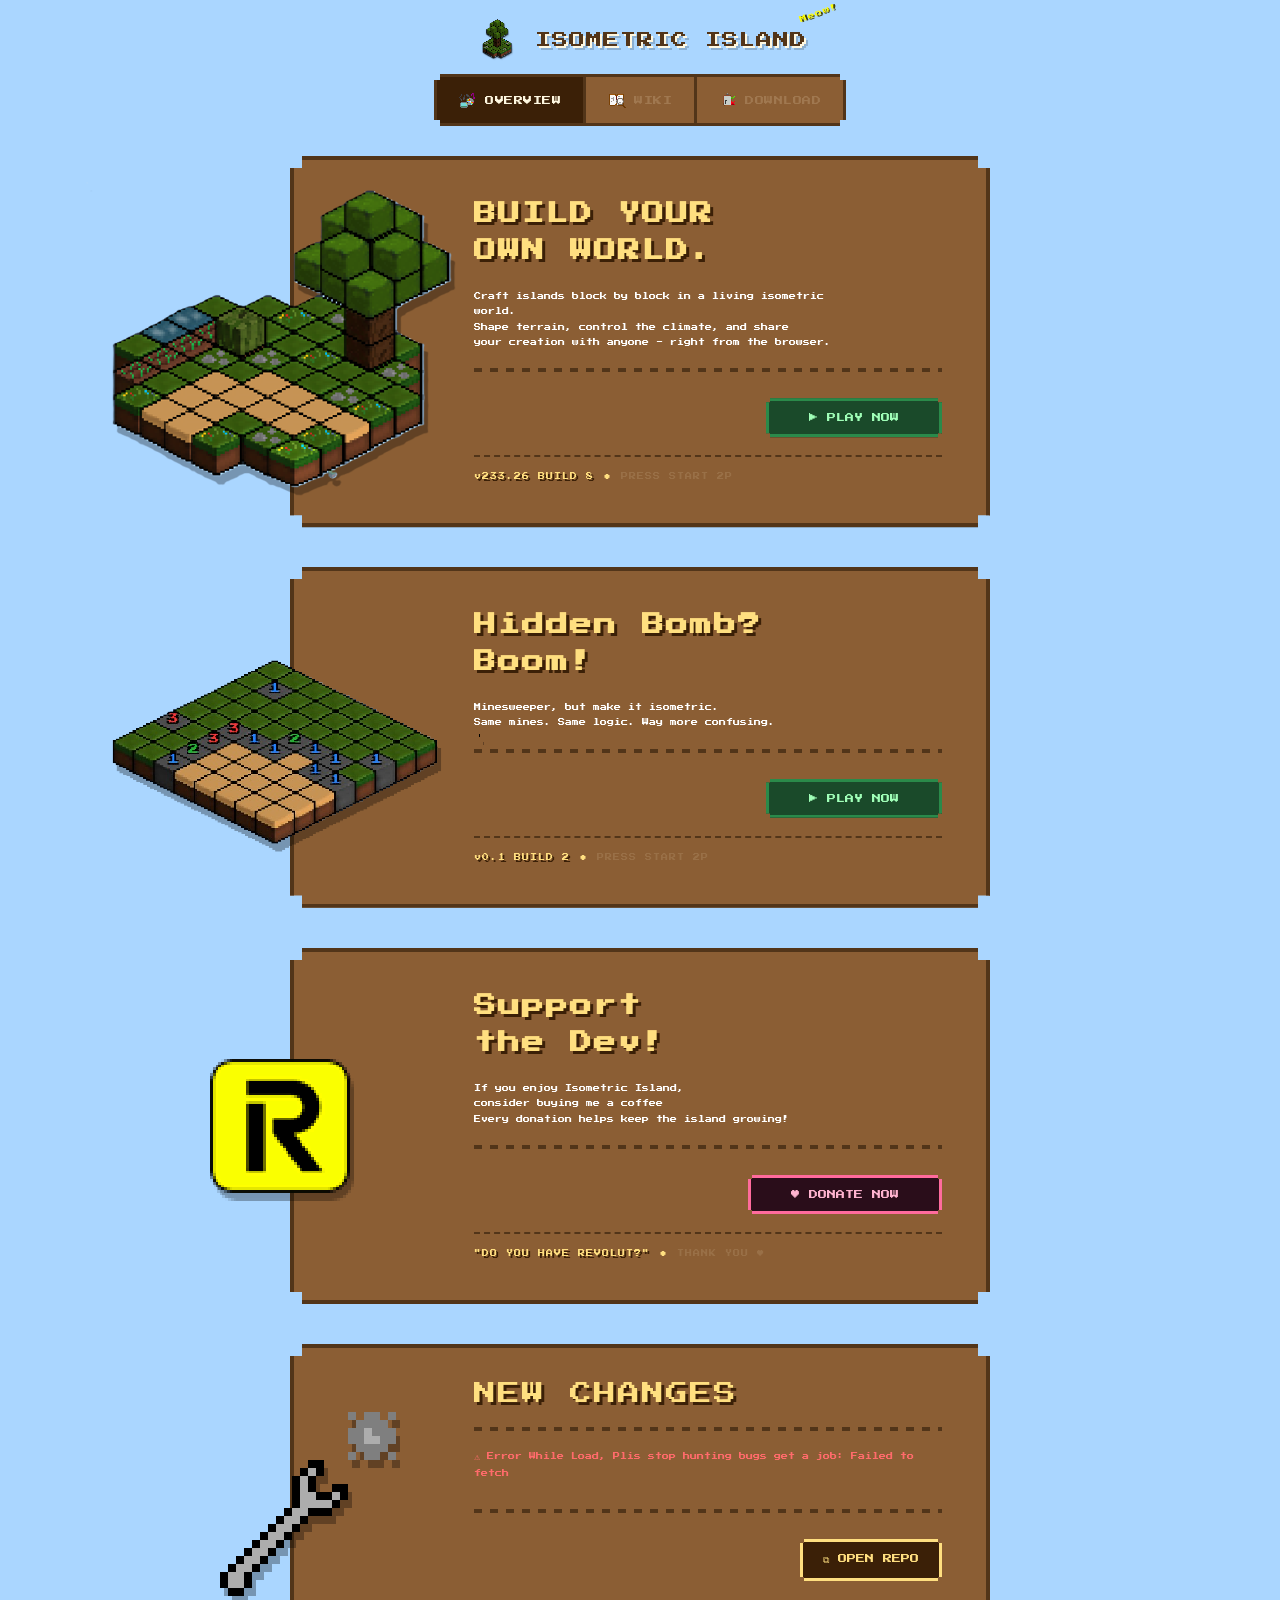
<file: index.html>
<!--                                        
 ▄▄▄  ▄▄▄               ██              
 ███  ███               ▀▀              
 ████████   ▄█████▄   ████     ██▄████▄ 
 ██ ██ ██   ▀ ▄▄▄██     ██     ██▀   ██ 
 ██ ▀▀ ██  ▄██▀▀▀██     ██     ██    ██ 
 ██    ██  ██▄▄▄███  ▄▄▄██▄▄▄  ██    ██ 
 ▀▀    ▀▀   ▀▀▀▀ ▀▀  ▀▀▀▀▀▀▀▀  ▀▀    ▀▀ 
-->         
                                        


<!DOCTYPE html>
<html lang="en">
<head>
<meta charset="UTF-8"/>
<meta name="viewport" content="width=device-width, initial-scale=1.0"/>
<title>Isometric Launcher</title>
<link rel="icon" type="image" href="./game/Assets/Icons/favicon-96x96.png">
<link href="https://fonts.googleapis.com/css2?family=Press+Start+2P&display=swap" rel="stylesheet"/>
<link rel="manifest" href="manifest.json">
<meta name="theme-color" content="#aad6ff"/>
<meta name="mobile-web-app-capable" content="yes"/>
<meta name="apple-mobile-web-app-capable" content="yes"/>
<meta name="apple-mobile-web-app-status-bar-style" content="default"/>
<meta name="apple-mobile-web-app-title" content="Isometric"/>
<link rel="apple-touch-icon" href="./game/Assets/Icons/icon-192.png"/>
<style>
:root {
  --gui-bg:       #8b5e34;
  --gui-bg-dark:  #3b2007;
  --gui-border:   #523519;
  --gui-accent:   #ffdf80;
  --gui-text:     #fff8e1;
  --gui-text-dim: #a07850;
  --sky:          #aad6ff;
  --star-opacity: 0;
  --moon-opacity: 0;
}

@media (prefers-color-scheme: dark) {
  :root {
    --gui-bg:       #1e1a2e;
    --gui-bg-dark:  #0d0b1a;
    --gui-border:   #3a2d5e;
    --gui-accent:   #c8aaff;
    --gui-text:     #e8e0ff;
    --gui-text-dim: #6a5a8a;
    --sky:          #07051a;
    --star-opacity: 1;
    --moon-opacity: 1;
  }
}
* { box-sizing: border-box; margin: 0; padding: 0; }
body {
  font-family: 'Press Start 2P', cursive;
  background: var(--sky);
  min-height: 100vh;
  display: flex;
  flex-direction: column;
  align-items: center;
  overflow-x: hidden;
  padding-top: 180px;
}
@keyframes popIn {
  from { transform: scale(0.82) translateY(-40px); opacity: 0; }
  to   { transform: scale(1)    translateY(0);     opacity: 1; }
}
.clouds {
  position: fixed; inset: 0; pointer-events: none; z-index: 0;
}
.cloud {
  position: absolute;
  background: #fff;
  image-rendering: pixelated;
  opacity: 0.85;
}
.cloud::before, .cloud::after {
  content: '';
  position: absolute;
  background: #fff;
}
.c1 { width:48px;height:16px; top:12%; left:-60px; animation: drift 28s linear infinite; }
.c1::before { width:24px;height:16px; top:-16px; left:8px; }
.c1::after  { width:16px;height:8px;  top:-8px;  left:24px; }

.c2 { width:64px;height:16px; top:28%; left:-80px; animation: drift 36s linear infinite 6s; }
.c2::before { width:32px;height:16px; top:-16px; left:12px; }
.c2::after  { width:20px;height:8px;  top:-8px;  left:32px; }

.c3 { width:40px;height:12px; top:55%; left:-50px; animation: drift 22s linear infinite 12s; }
.c3::before { width:20px;height:12px; top:-12px; left:6px; }

.c4 { width:56px;height:16px; top:72%; left:-70px; animation: drift 32s linear infinite 3s; }
.c4::before { width:28px;height:16px; top:-16px; left:10px; }
.c4::after  { width:16px;height:8px;  top:-8px;  left:28px; }

@keyframes drift {
  from { transform: translateX(0); }
  to   { transform: translateX(calc(100vw + 120px)); }
}
.night-sky {
  position: fixed; inset: 0; pointer-events: none; z-index: 0;
  opacity: var(--star-opacity);
  transition: opacity 0.5s ease;
}
.stars-layer {
  position: absolute; inset: 0;
  background-image:
    radial-gradient(1px 1px at 10% 15%, #fff 100%, transparent),
    radial-gradient(1px 1px at 25% 8%,  #fff 100%, transparent),
    radial-gradient(1.5px 1.5px at 38% 22%, #c8aaff 100%, transparent),
    radial-gradient(1px 1px at 52% 5%,  #fff 100%, transparent),
    radial-gradient(1px 1px at 63% 18%, #fff 100%, transparent),
    radial-gradient(1.5px 1.5px at 74% 10%, #fff 100%, transparent),
    radial-gradient(1px 1px at 85% 25%, #c8aaff 100%, transparent),
    radial-gradient(1px 1px at 91% 7%,  #fff 100%, transparent),
    radial-gradient(1px 1px at 17% 35%, #fff 100%, transparent),
    radial-gradient(1.5px 1.5px at 44% 42%, #fff 100%, transparent),
    radial-gradient(1px 1px at 69% 38%, #c8aaff 100%, transparent),
    radial-gradient(1px 1px at 80% 45%, #fff 100%, transparent),
    radial-gradient(1px 1px at 5%  50%, #fff 100%, transparent),
    radial-gradient(1.5px 1.5px at 30% 55%, #fff 100%, transparent),
    radial-gradient(1px 1px at 57% 60%, #c8aaff 100%, transparent),
    radial-gradient(1px 1px at 92% 52%, #fff 100%, transparent),
    radial-gradient(1px 1px at 15% 70%, #fff 100%, transparent),
    radial-gradient(1.5px 1.5px at 48% 72%, #fff 100%, transparent),
    radial-gradient(1px 1px at 76% 68%, #c8aaff 100%, transparent),
    radial-gradient(1px 1px at 6%  82%, #fff 100%, transparent),
    radial-gradient(1px 1px at 33% 88%, #fff 100%, transparent),
    radial-gradient(1.5px 1.5px at 60% 85%, #c8aaff 100%, transparent),
    radial-gradient(1px 1px at 88% 80%, #fff 100%, transparent);
}
.star-twinkle {
  position: absolute; inset: 0;
  background-image:
    radial-gradient(1.5px 1.5px at 20% 12%, #fff 100%, transparent),
    radial-gradient(1px 1px at 45% 30%, #c8aaff 100%, transparent),
    radial-gradient(2px 2px at 70% 20%, #fff 100%, transparent),
    radial-gradient(1px 1px at 88% 35%, #c8aaff 100%, transparent),
    radial-gradient(1.5px 1.5px at 12% 60%, #fff 100%, transparent),
    radial-gradient(1px 1px at 55% 75%, #fff 100%, transparent),
    radial-gradient(2px 2px at 82% 65%, #c8aaff 100%, transparent);
  animation: twinkle 3s ease-in-out infinite alternate;
}
@keyframes twinkle {
  from { opacity: 0.3; }
  to   { opacity: 1; }
}
.moon {
  position: absolute;
  top: 5%;
  right: 8%;
  width: 48px;
  height: 48px;
  background: #e8e0ff;
  border-radius: 50%;
  box-shadow: 0 0 24px 8px rgba(200,170,255,0.35), 0 0 0 4px rgba(200,170,255,0.15);
  image-rendering: pixelated;
}
.moon::after {
  content: '';
  position: absolute;
  top: 8px; left: 14px;
  width: 20px; height: 20px;
  background: #0d0b1a;
  border-radius: 50%;
  opacity: 0.22;
}
@media (prefers-color-scheme: dark) {
  .cloud, .cloud::before, .cloud::after {
    background: #2a2545;
    opacity: 0.45;
  }
  .header-fade {
    background: linear-gradient(to bottom, #07051a 0%, #07051a 55%, rgba(7,5,26,0) 100%) !important;
  }
  .title {
    color: #c8aaff !important;
    text-shadow: 2px 2px 0 #0d0b1a, 4px 4px 0 rgba(0,0,0,0.4) !important;
  }
  .splash {
    color: #c8aaff !important;
    text-shadow: 1px 1px #3a2d5e !important;
  }
  .btn-play {
    background: #0d2030;
    border-color: #4a8aff;
    color: #a0d0ff;
    box-shadow: 4px 4px 0 #06101a;
  }
}
.cards-group {
  display: flex;
  flex-direction: column;
  align-items: center;
}
.card-wrapper {
  position: relative;
  z-index: 10;
  animation: popIn 0.5s cubic-bezier(0.18,0.89,0.32,1.28) both;
  margin-top: -24px;
  width: min(700px, calc(92vw - 160px));
}
.changes-wrapper {
  position: relative;
  z-index: 10;
  margin-top: 40px;
  animation: popIn 0.55s 0.1s cubic-bezier(0.18,0.89,0.32,1.28) both;
  width: min(700px, calc(92vw - 160px));
}
.changes-island {
  position: absolute;
  left: -70px;
  top: 60px;
  width: 184px;
  height: 192px;
  image-rendering: pixelated;
  z-index: 20;
  pointer-events: none;
  filter: drop-shadow(4px 8px 0 rgba(0,0,0,0.3));
  animation: changesFloat 4s ease-in-out infinite;
}
.changes-card {
  position: relative;
  background: var(--gui-bg);
  border: 4px solid var(--gui-border);
  box-shadow: 8px 8px 0 var(--gui-bg-dark);
  padding: 28px 44px 28px 180px;
  display: flex;
  flex-direction: column;
  gap: 14px;
  max-width: 700px;
  width: 100%;
  clip-path: polygon(
    0% 12px, 12px 12px, 12px 0%,
    calc(100% - 12px) 0%, calc(100% - 12px) 12px, 100% 12px,
    100% calc(100% - 12px), calc(100% - 12px) calc(100% - 12px), calc(100% - 12px) 100%,
    12px 100%, 12px calc(100% - 12px), 0% calc(100% - 12px)
  );
}
.changes-title {
  display: flex;
  align-items: center;
  gap: 10px;
  color: var(--gui-accent);
  font-size: clamp(13px, 2.8vw, 22px);
  text-shadow: 3px 3px 0 var(--gui-bg-dark);
  letter-spacing: 2px;
  line-height: 1.7;
}
.changes-entry {
  color: #ffffff;
  font-size: 7px;
  line-height: 2.2;
  padding-left: 4px;
  border-left: 3px solid var(--gui-border);
}
.card {
  position: relative;
  background: var(--gui-bg);
  border: 4px solid var(--gui-border);
  box-shadow: 8px 8px 0 var(--gui-bg-dark);
  padding: 36px 44px 36px 180px;
  display: flex;
  flex-direction: column;
  align-items: flex-start;
  gap: 18px;
  max-width: 700px;
  width: 100%;
  clip-path: polygon(
    0% 12px, 12px 12px, 12px 0%,
    calc(100% - 12px) 0%, calc(100% - 12px) 12px, 100% 12px,
    100% calc(100% - 12px), calc(100% - 12px) calc(100% - 12px), calc(100% - 12px) 100%,
    12px 100%, 12px calc(100% - 12px), 0% calc(100% - 12px)
  );
}
.card-island {
  position: absolute;
  left: -212px;
  top: 50%;
  transform: translateY(-50%);
  width: 424px;
  height: 338px;
  image-rendering: pixelated;
  z-index: 20;
  pointer-events: none;
  filter: drop-shadow(4px 8px 0 rgba(0,0,0,0.3));
  animation: islandFloat 3.5s ease-in-out infinite;
}
@keyframes islandFloat {
  0%   { transform: translateY(-50%); }
  50%  { transform: translateY(calc(-50% - 14px)); }
  100% { transform: translateY(-50%); }
}
@keyframes changesFloat {
  0%   { transform: translateY(0px); }
  50%  { transform: translateY(-14px); }
  100% { transform: translateY(0px); }
}
.card-hero-title {
  color: var(--gui-accent);
  font-size: clamp(13px, 2.8vw, 22px);
  text-shadow: 3px 3px 0 var(--gui-bg-dark);
  letter-spacing: 2px;
  line-height: 1.7;
  margin: 0;
}
.card-tagline {
  color: #ffffff;
  font-size: 7px;
  line-height: 2.2;
  max-width: 360px;
  margin: 0;
}
.card-bottom {
  display: flex;
  width: 100%;
  justify-content: flex-end;
  margin-top: 8px;
}
.top-header {
  position: fixed;
  top: 0;
  left: 0;
  right: 0;
  z-index: 20;
  display: flex;
  flex-direction: column;
  align-items: center;
  gap: 10px;
  padding-top: 16px;
}
.logo-row {
  display: flex;
  align-items: center;
  justify-content: center;
  gap: 14px;
}
.nav-bar {
  display: flex;
  align-items: center;
  gap: 0;
  background: var(--gui-bg);
  border: 3px solid var(--gui-border);
  box-shadow: 4px 4px 0 var(--gui-bg-dark);
  clip-path: polygon(
    0% 6px, 6px 6px, 6px 0%,
    calc(100% - 6px) 0%, calc(100% - 6px) 6px, 100% 6px,
    100% calc(100% - 6px), calc(100% - 6px) calc(100% - 6px), calc(100% - 6px) 100%,
    6px 100%, 6px calc(100% - 6px), 0% calc(100% - 6px)
  );
}
.nav-btn {
  font-family: 'Press Start 2P', cursive;
  font-size: 9px;
  color: var(--gui-text-dim);
  background: transparent;
  border: none;
  border-right: 3px solid var(--gui-border);
  padding: 14px 22px;
  cursor: pointer;
  letter-spacing: 0.5px;
  text-decoration: none;
  display: inline-flex;
  align-items: center;
  gap: 8px;
  transition: background 0.1s, color 0.1s;
  white-space: nowrap;
}
.nav-btn:last-child { border-right: none; }
.nav-btn:hover {
  background: var(--gui-bg-dark);
  color: var(--gui-accent);
  animation: squish 0.35s forwards;
}
.nav-btn:active { transform: translateY(1px); }
.nav-btn-active {
  background: var(--gui-bg-dark);
  color: #fff8e1;
  cursor: default;
}
.nav-btn-active:hover { animation: none; }
.nav-icon {
  width: 18px;
  height: 18px;
  image-rendering: pixelated;
  vertical-align: middle;
  flex-shrink: 0;
}
.game-icon {
  width: 48px;
  height: 48px;
  image-rendering: pixelated;
  flex-shrink: 0;
}
.btn-icon {
  width: 14px;
  height: 14px;
  image-rendering: pixelated;
  vertical-align: middle;
  margin-right: 6px;
  margin-top: -2px;
}
.pixel-art {
  image-rendering: pixelated;
  width: 120px;
  height: 96px;
}
.title {
  color: #523519;
  font-size: clamp(10px, 3vw, 16px);
  text-align: left;
  text-shadow: 2px 2px 0 #fff8e1, 4px 4px 0 rgba(0,0,0,0.18);
  letter-spacing: 1px;
  line-height: 2;
  position: relative;
}
.splash {
  position: absolute;
  top: -18px;
  right: -32px;
  color: #ffff00;
  font-size: 7px;
  text-shadow: 1px 1px #3f3f00;
  transform: rotate(-20deg);
  animation: bounce 0.5s ease-in-out infinite alternate;
  white-space: nowrap;
}
@keyframes bounce {
  from { transform: rotate(-20deg) scale(1); }
  to   { transform: rotate(-20deg) scale(1.15); }
}
.subtitle {
  color: #ffffff;
  font-size: 7px;
  text-align: center;
  line-height: 2.2;
  max-width: 340px;
}
.divider {
  width: 100%;
  height: 4px;
  background: repeating-linear-gradient(
    90deg,
    var(--gui-border) 0px, var(--gui-border) 8px,
    transparent 8px, transparent 16px
  );
}
.btns {
  display: flex;
  gap: 16px;
  flex-wrap: wrap;
  justify-content: center;
}
.btn {
  font-family: 'Press Start 2P', cursive;
  font-size: 9px;
  padding: 12px 20px;
  border: 3px solid;
  cursor: pointer;
  text-decoration: none;
  display: inline-block;
  transition: filter 0.1s;
  position: relative;
  clip-path: polygon(
    0% 4px, 4px 4px, 4px 0%,
    calc(100% - 4px) 0%, calc(100% - 4px) 4px, 100% 4px,
    100% calc(100% - 4px), calc(100% - 4px) calc(100% - 4px), calc(100% - 4px) 100%,
    4px 100%, 4px calc(100% - 4px), 0% calc(100% - 4px)
  );
}
.btn:active { transform: translateY(2px) translateX(2px); filter: brightness(0.9); }
.btn-play {
  background: #1a4a2a;
  border-color: #2a8a4a;
  color: #a0ffb8;
  box-shadow: 4px 4px 0 #0d2714;
}
.btn-play:hover { animation: playSquish 0.5s ease-in-out infinite; filter: brightness(1.3); }
@keyframes playSquish {
  0%   { transform: scaleX(1)    scaleY(1); }
  15%  { transform: scaleX(1.1)  scaleY(0.9); }
  35%  { transform: scaleX(0.95) scaleY(1.08); }
  55%  { transform: scaleX(1.04) scaleY(0.97); }
  75%  { transform: scaleX(0.98) scaleY(1.02); }
  100% { transform: scaleX(1)    scaleY(1); }
}
.btn-wiki {
  background: var(--gui-bg-dark);
  border-color: var(--gui-accent);
  color: var(--gui-accent);
  box-shadow: 4px 4px 0 #1a0e04;
}
.btn-wiki:hover { filter: brightness(1.25); animation: squish 0.35s forwards; }
.btn-donate {
  background: #2a0d1a;
  border-color: #ff6b9d;
  color: #ffb3cf;
  box-shadow: 4px 4px 0 #150710;
}
.btn-donate:hover { filter: brightness(1.3); animation: squish 0.35s forwards; }
@keyframes squish {
  0%   { transform: scaleX(1)    scaleY(1); }
  18%  { transform: scaleX(1.12) scaleY(0.88); }
  40%  { transform: scaleX(0.94) scaleY(1.1); }
  65%  { transform: scaleX(1.04) scaleY(0.97); }
  100% { transform: scaleX(1)    scaleY(1); }
}
.footer {
  width: 100%;
  color: var(--gui-text-dim);
  font-size: 7px;
  letter-spacing: 1px;
  line-height: 2;
  padding-top: 10px;
  border-top: 2px dashed var(--gui-border);
  display: flex;
  align-items: center;
  gap: 8px;
}
.footer .footer-dot {
  color: var(--gui-accent);
  font-size: 10px;
}
.footer .footer-version {
  color: var(--gui-accent);
  text-shadow: 2px 2px 0 var(--gui-bg-dark);
}
.footer .footer-font {
  color: var(--gui-text-dim);
  opacity: 0.7;
}
.header-fade {
  position: fixed;
  top: 0; left: 0; right: 0;
  z-index: 15;
  pointer-events: none;
  height: 200px;
  background: linear-gradient(to bottom, #aad6ff 0%, #aad6ff 55%, rgba(170,214,255,0) 100%);
  opacity: 0;
  transition: opacity 0.3s ease;
}
.header-fade.visible { opacity: 1; }
.mobile-header-islands {
  display: none;
}
@media (max-width: 700px) {
  body { padding-top: 160px; }
  .nav-btn { padding: 11px 8px; gap: 0; }
  .nav-label { display: none; }
  .nav-icon { width: 20px; height: 20px; }
  .game-icon { width: 44px; height: 44px; }
  .title { font-size: clamp(11px, 3.5vw, 15px); }
  .top-header { gap: 6px; padding-top: 10px; }
  .card-wrapper, .changes-wrapper { width: 92vw; margin-top: 0; }
  .cards-group { gap: 16px; }
  .changes-wrapper { margin-top: 32px; }
  .card-island, .changes-island { display: none; }
  .card { padding: 20px 18px; }
  .changes-card { padding: 20px 18px; }
  .card-hero-title { font-size: 13px; }
  .card-tagline { font-size: 6.5px; max-width: 100%; }
}
</style>
</head>
<body>
<div class="header-fade"></div>
<div class="clouds">
  <div class="cloud c1"></div>
  <div class="cloud c2"></div>
  <div class="cloud c3"></div>
  <div class="cloud c4"></div>
</div>
<div class="night-sky">
  <div class="stars-layer"></div>
  <div class="star-twinkle"></div>
  <div class="moon"></div>
</div>
<div class="top-header">
  <div class="logo-row">
    <img src="./game/Assets/Icons/icon.png" class="game-icon" alt="icon"/>
    <div class="title">
      ISOMETRIC ISLAND
      <span class="splash">Meow!</span>
    </div>
  </div>
  <nav class="nav-bar">
    <button class="nav-btn nav-btn-active"><img src="./game/Assets/Icons/Software.png" class="nav-icon" alt=""/> <span class="nav-label">OVERVIEW</span></button>
    <a class="nav-btn" href="./wiki.html"><img src="./game/Assets/Icons/book.png" class="nav-icon" alt=""/> <span class="nav-label">WIKI</span></a>
    <a class="nav-btn" href="./download.html"><img src="./game/Assets/Icons/todorm.png" class="nav-icon" alt=""/> <span class="nav-label">DOWNLOAD</span></a>
  </nav>
</div>
<div class="cards-group">
<div class="card-wrapper">
  <img src="./game/Assets/Icons/island.png" class="card-island" alt="island"/>
  <div class="card">
    <h1 class="card-hero-title">BUILD YOUR<br/>OWN WORLD.</h1>
    <p class="card-tagline">
      Craft islands block by block in a living isometric world.<br/>
      Shape terrain, control the climate, and share<br/>
      your creation with anyone - right from the browser.
    </p>
    <div class="divider" style="width:100%;"></div>
    <div class="card-bottom">
      <a class="btn btn-play" href="https://adium1000.github.io/Isometric-island/game/" style="padding-left:40px;padding-right:40px;">▶ PLAY NOW</a>
    </div>
    <p class="footer">
      <span class="footer-version">v233.26 BUILD 8</span>
      <span class="footer-dot">•</span>
      <span class="footer-font">PRESS START 2P</span>
    </p>
  </div>
</div>
<div class="card-wrapper" style="animation-delay:0.08s;margin-top:40px;">
  <img src="./game/Assets/Icons/mine.png" class="card-island" alt="mine" style="width:380px;height:227px;left:-190px;top:50%;transform:translateY(-50%);"/>
  <div class="card">
    <h1 class="card-hero-title">Hidden Bomb?<br/>Boom!</h1>
    <p class="card-tagline">
      Minesweeper, but make it isometric.<br/>
      Same mines. Same logic. Way more confusing.<br/>
    </p>
    <div class="divider" style="width:100%;"></div>
    <div class="card-bottom">
      <a class="btn btn-play" href="https://adium1000.github.io/Isometric-island/mine" style="padding-left:40px;padding-right:40px;">▶ PLAY NOW</a>
    </div>
    <p class="footer">
      <span class="footer-version">v0.1 BUILD 2</span>
      <span class="footer-dot">•</span>
      <span class="footer-font">PRESS START 2P</span>
    </p>
  </div>
</div>
<div class="card-wrapper" style="animation-delay:0.16s;margin-top:40px;">
  <img src="./game/Assets/Icons/donate.png" class="card-island" alt="donate" style="width:140px;height:134px;left:-80px;top:50%;transform:translateY(-50%);filter:drop-shadow(4px 8px 0 rgba(0,0,0,0.3));"/>
  <div class="card">
    <h1 class="card-hero-title">Support<br/>the Dev!</h1>
    <p class="card-tagline">
      If you enjoy Isometric Island,<br/>
      consider buying me a coffee<br/>
      Every donation helps keep the island growing!
    </p>
    <div class="divider" style="width:100%;"></div>
    <div class="card-bottom">
      <a class="btn btn-donate" href="https://revolut.me/adrianu8cv" target="_blank" style="padding-left:40px;padding-right:40px;">♥ DONATE NOW</a>
    </div>
    <p class="footer">
      <span class="footer-version">"DO YOU HAVE REVOLUT?"</span>
      <span class="footer-dot">•</span>
      <span class="footer-font">THANK YOU ♥</span>
    </p>
  </div>
</div>
<div class="changes-wrapper">
  <img src="./game/Assets/Icons/maintenance.png" class="changes-island" alt="changes"/>
  <div class="changes-card">
    <div class="changes-title">NEW CHANGES</div>
    <div class="divider" style="width:100%;margin-bottom:4px;"></div>
    <div id="changes-list" style="color:var(--gui-text-dim);font-size:7px;line-height:2.4;"></div>
    <div class="divider" style="width:100%;margin-top:12px;"></div>
    <div style="display:flex;justify-content:flex-end;margin-top:12px;">
      <a class="btn btn-wiki" href="https://github.com/Adium1000/Isometric-island" target="_blank">⧉ OPEN REPO</a>
    </div>
  </div>
</div>
</div>
<script>
(async function loadNewChanges() {
  const container = document.getElementById('changes-list');
  const RAW_URL = 'https://raw.githubusercontent.com/Adium1000/Isometric-island/main/newchanges.md';
  try {
    const res = await fetch(RAW_URL);
    if (!res.ok) throw new Error('HTTP ' + res.status);
    const text = await res.text();
    const lines = text.split('\n')
      .map(l => l.trim())
      .filter(l => l.length > 0);
    if (lines.length === 0) {
      container.innerHTML = '<span style="color:var(--gui-text-dim);">Nicio modificare găsită.</span>';
      return;
    }
    container.innerHTML = '';
    lines.forEach(line => {
      if (line.startsWith('#')) {
        const heading = document.createElement('p');
        heading.style.cssText = 'color:var(--gui-accent);font-size:8px;margin-top:10px;margin-bottom:4px;text-shadow:2px 2px 0 var(--gui-bg-dark);letter-spacing:1px;';
        heading.textContent = line.replace(/^#+\s*/, '');
        container.appendChild(heading);
      } else {
        const entry = document.createElement('p');
        entry.className = 'changes-entry';
        entry.textContent = line.replace(/^[-*+]\s*/, '');
        container.appendChild(entry);
      }
    });
  } catch (err) {
    container.innerHTML = '<span style="color:#ff6b6b;font-size:7px;">⚠ Error While Load, Plis stop hunting bugs get a job: ' + err.message + '</span>';
  }
})();
</script>
<script>
(function() {
  const fade = document.querySelector('.header-fade');
  window.addEventListener('scroll', function() {
    fade.classList.toggle('visible', window.scrollY > 10);
  }, { passive: true });
})();
</script>
<script>
  if ("serviceWorker" in navigator) {
    navigator.serviceWorker.register("./sw.js");
  }
</script>
</body>
</html>
</file>
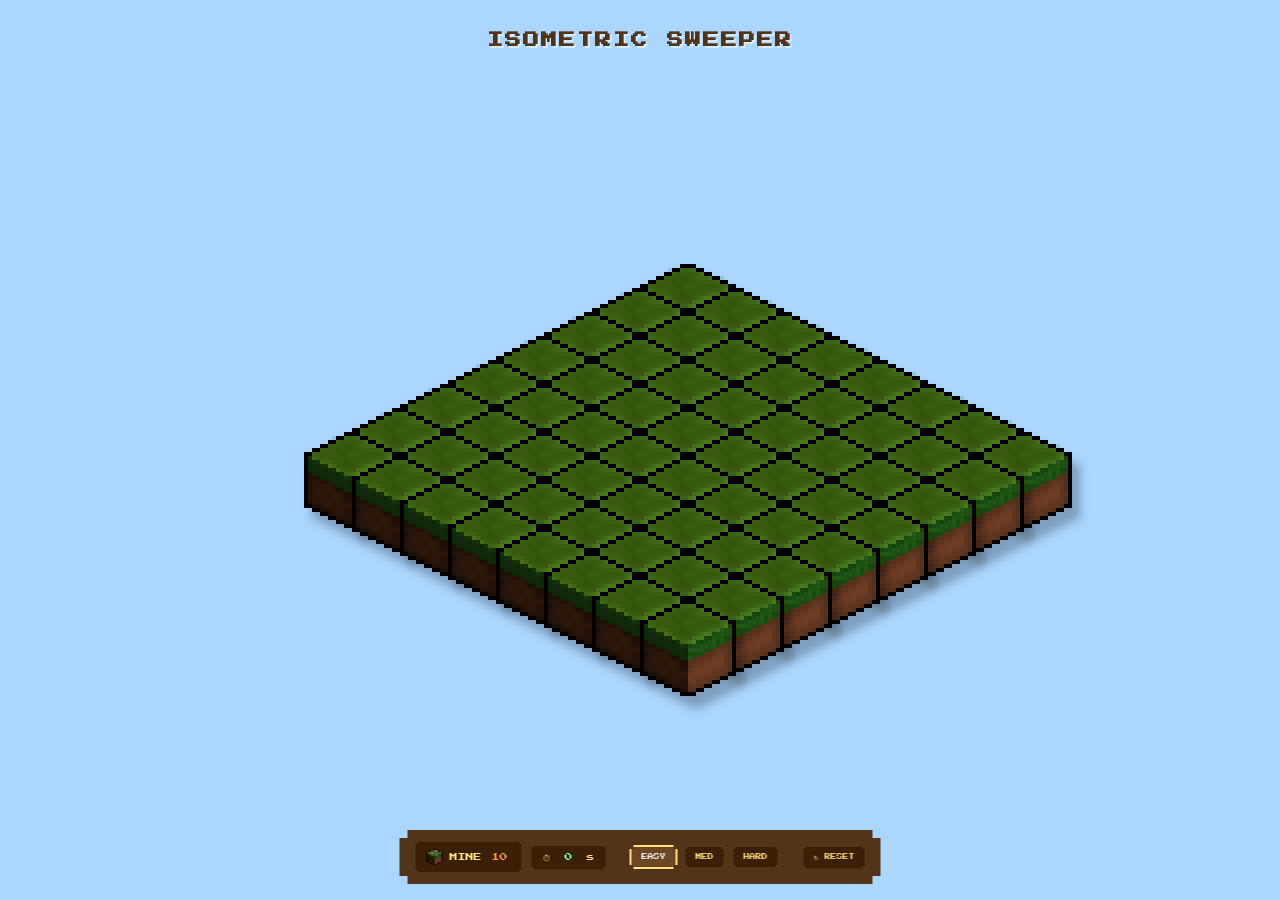
<file: mine/index.html>
<!--   __  ____                __   __        __
      /  |/  (_)__  ___ ___   / /  / /___ _  / /
     / /|_/ / / _ \/ -_|_-<_ / _ \/ __/  ' \/ / 
    /_/  /_/_/_//_/\__/___(_)_//_/\__/_/_/_/_/  
-->

<!-- v0.1 BUILD 2 -->

<!DOCTYPE html>
<html lang="en">
<head>
<meta charset="UTF-8">
<meta name="viewport" content="width=device-width, initial-scale=1.0">
<title>Isometric Sweeper</title>
<link href="https://fonts.googleapis.com/css2?family=Press+Start+2P&display=swap" rel="stylesheet">
<link rel="stylesheet" href="mines.css">
<link rel="manifest" href="manifest.json">
<meta name="theme-color" content="#aad6ff">
<meta name="mobile-web-app-capable" content="yes">
<meta name="apple-mobile-web-app-capable" content="yes">
<meta name="apple-mobile-web-app-status-bar-style" content="default">
<meta name="apple-mobile-web-app-title" content="Isometric Island">
<link rel="apple-touch-icon" href="./Assets/Icons/icon-192.png">
<link rel="icon" type="image" href="./Assets/Icons/gui.png">
</head>
<body>
<div class="game-title-container">
    <h1 class="game-title">Isometric Sweeper</h1>
</div>
<div id="map-wrap">
    <div id="map-shaker">
        <div id="map"></div>
    </div>
</div>
<div id="win-particles"></div>
<div id="hud">
    <div class="hud-pill">
        <img src="./Assets/Blocks/rock.png" onerror="this.style.display='none'">
        MINE <span class="hud-val" id="mines-left">0</span>
    </div>
    <div class="hud-pill" id="hud-time">
        ⏱ <span class="hud-val" id="timer-val">0</span>s
    </div>
    <div class="hud-divider"></div>
    <div id="diff-row">
        <button class="diff-btn active" data-diff="easy">EASY</button>
        <button class="diff-btn" data-diff="medium">MED</button>
        <button class="diff-btn" data-diff="hard">HARD</button>
    </div>
    <div class="hud-divider"></div>
    <button id="btn-restart">&#8635; RESET</button>
</div>
<div id="toast"></div>
<div id="msg-overlay">
    <div id="msg-wrapper">
        <div id="msg-box">
            <div id="msg-icon"></div>
            <div id="msg-title"></div>
            <div id="msg-sub"></div>
            <button class="popup-btn" id="msg-btn">Play Again</button>
        </div>
    </div>
</div>
<script src="mines.js"></script>
<script>
if ('serviceWorker' in navigator) {
    window.addEventListener('load', () => {
        navigator.serviceWorker.register('./sw.js')
            .then(r => console.log('SW registered:', r.scope))
            .catch(e => console.warn('SW failed:', e));
    });
}
</script>
</body>
</html>
</file>
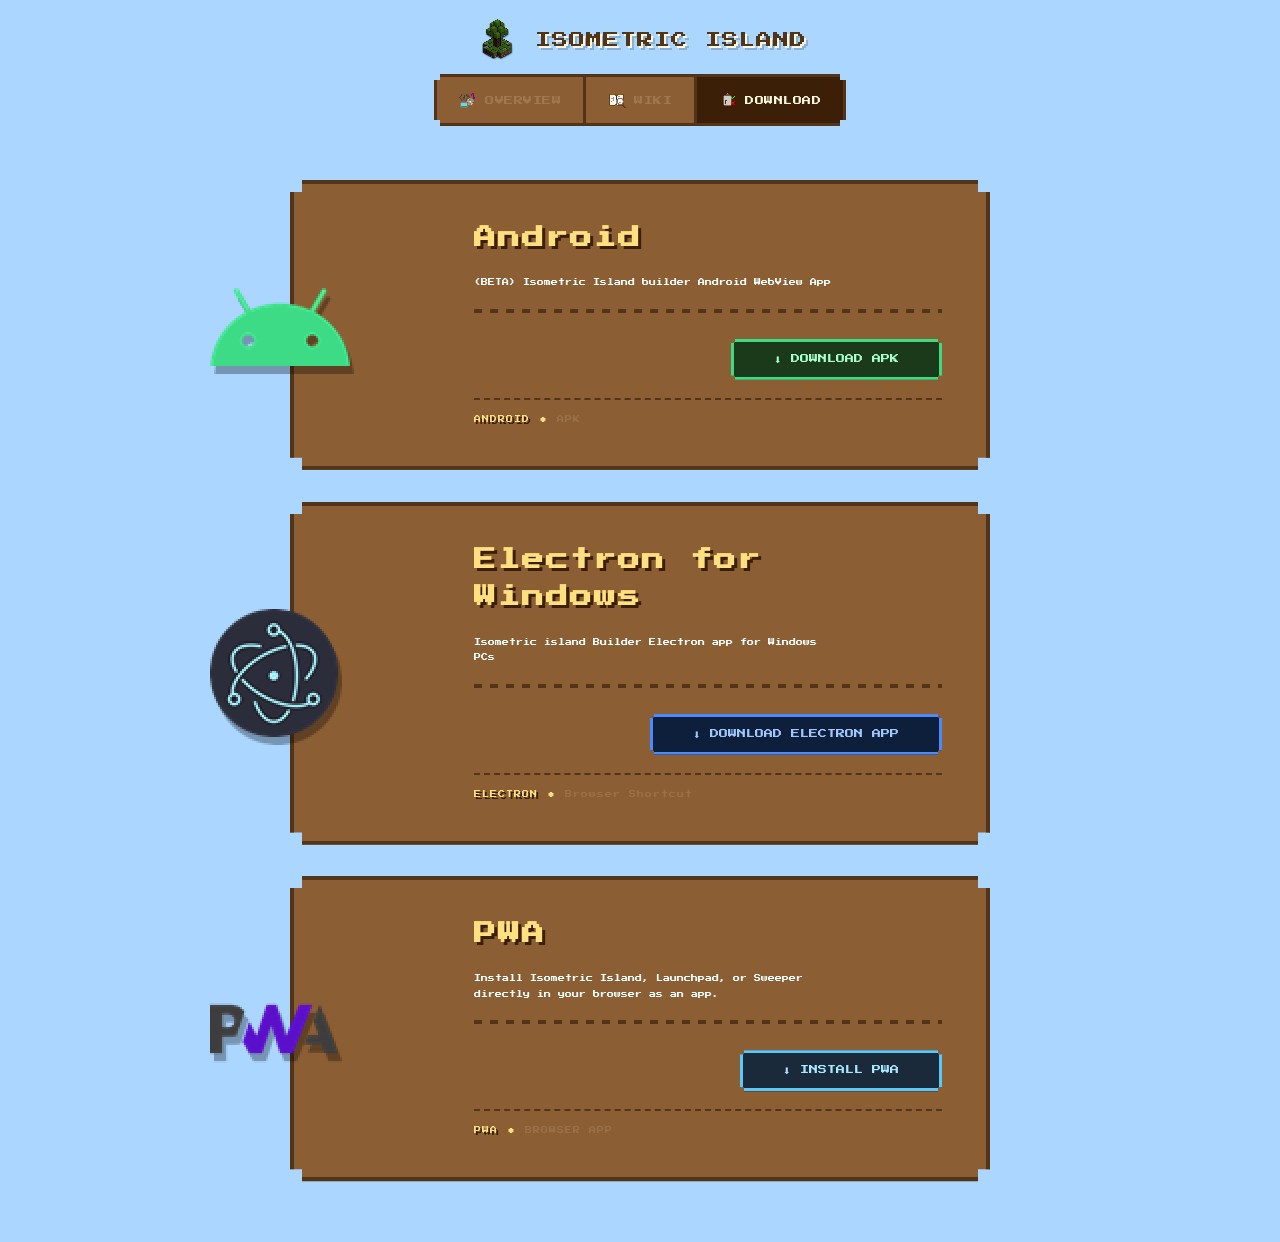
<file: download.html>
<!--                                        
$$$$$$$\                                    $$\                           $$\ 
$$  __$$\                                   $$ |                          $$ |
$$ |  $$ | $$$$$$\  $$\  $$\  $$\ $$$$$$$\  $$ | $$$$$$\   $$$$$$\   $$$$$$$ |
$$ |  $$ |$$  __$$\ $$ | $$ | $$ |$$  __$$\ $$ |$$  __$$\  \____$$\ $$  __$$ |
$$ |  $$ |$$ /  $$ |$$ | $$ | $$ |$$ |  $$ |$$ |$$ /  $$ | $$$$$$$ |$$ /  $$ |
$$ |  $$ |$$ |  $$ |$$ | $$ | $$ |$$ |  $$ |$$ |$$ |  $$ |$$  __$$ |$$ |  $$ |
$$$$$$$  |\$$$$$$  |\$$$$$\$$$$  |$$ |  $$ |$$ |\$$$$$$  |\$$$$$$$ |\$$$$$$$ |
\_______/  \______/  \_____\____/ \__|  \__|\__| \______/  \_______| \_______|
-->

<!DOCTYPE html>
<html lang="en">
<head>
<meta charset="UTF-8"/>
<meta name="viewport" content="width=device-width, initial-scale=1.0"/>
<title>Isometric Island:Download</title>
<link href="https://fonts.googleapis.com/css2?family=Press+Start+2P&display=swap" rel="stylesheet"/>
<link rel="icon" type="image" href="./game/Assets/Icons/todorm.png">
<style>
:root {
  --gui-bg:       #8b5e34;
  --gui-bg-dark:  #3b2007;
  --gui-border:   #523519;
  --gui-accent:   #ffdf80;
  --gui-text:     #fff8e1;
  --gui-text-dim: #a07850;
  --sky:          #aad6ff;
  --star-opacity: 0;
  --moon-opacity: 0;
}
@media (prefers-color-scheme: dark) {
  :root {
    --gui-bg:       #1e1a2e;
    --gui-bg-dark:  #0d0b1a;
    --gui-border:   #3a2d5e;
    --gui-accent:   #c8aaff;
    --gui-text:     #e8e0ff;
    --gui-text-dim: #6a5a8a;
    --sky:          #07051a;
    --star-opacity: 1;
    --moon-opacity: 1;
  }
}
* { box-sizing: border-box; margin: 0; padding: 0; }
body {
  font-family: 'Press Start 2P', cursive;
  background: var(--sky);
  min-height: 100vh;
  display: flex;
  flex-direction: column;
  align-items: center;
  overflow-x: hidden;
  padding-top: 180px;
  padding-bottom: 60px;
}
@keyframes popIn {
  from { transform: scale(0.82) translateY(-40px); opacity: 0; }
  to   { transform: scale(1)    translateY(0);     opacity: 1; }
}
@keyframes popOut {
  from { transform: scale(1)    translateY(0);     opacity: 1; }
  to   { transform: scale(0.82) translateY(-30px); opacity: 0; }
}
@keyframes overlayFadeOut {
  from { background: rgba(0,0,0,0.65); }
  to   { background: rgba(0,0,0,0); }
}
.clouds { position: fixed; inset: 0; pointer-events: none; z-index: 0; }
.cloud { position: absolute; background: #fff; image-rendering: pixelated; opacity: 0.85; }
.cloud::before, .cloud::after { content: ''; position: absolute; background: #fff; }
.c1 { width:48px;height:16px; top:12%; left:-60px; animation: drift 28s linear infinite; }
.c1::before { width:24px;height:16px; top:-16px; left:8px; }
.c1::after  { width:16px;height:8px;  top:-8px;  left:24px; }
.c2 { width:64px;height:16px; top:28%; left:-80px; animation: drift 36s linear infinite 6s; }
.c2::before { width:32px;height:16px; top:-16px; left:12px; }
.c2::after  { width:20px;height:8px;  top:-8px;  left:32px; }
.c3 { width:40px;height:12px; top:55%; left:-50px; animation: drift 22s linear infinite 12s; }
.c3::before { width:20px;height:12px; top:-12px; left:6px; }
.c4 { width:56px;height:16px; top:72%; left:-70px; animation: drift 32s linear infinite 3s; }
.c4::before { width:28px;height:16px; top:-16px; left:10px; }
.c4::after  { width:16px;height:8px;  top:-8px;  left:28px; }
@keyframes drift {
  from { transform: translateX(0); }
  to   { transform: translateX(calc(100vw + 120px)); }
}
.night-sky { position: fixed; inset: 0; pointer-events: none; z-index: 0; opacity: var(--star-opacity); transition: opacity 0.5s ease; }
.stars-layer {
  position: absolute; inset: 0;
  background-image:
    radial-gradient(1px 1px at 10% 15%, #fff 100%, transparent),
    radial-gradient(1px 1px at 25% 8%,  #fff 100%, transparent),
    radial-gradient(1.5px 1.5px at 38% 22%, #c8aaff 100%, transparent),
    radial-gradient(1px 1px at 52% 5%,  #fff 100%, transparent),
    radial-gradient(1px 1px at 63% 18%, #fff 100%, transparent),
    radial-gradient(1.5px 1.5px at 74% 10%, #fff 100%, transparent),
    radial-gradient(1px 1px at 85% 25%, #c8aaff 100%, transparent),
    radial-gradient(1px 1px at 91% 7%,  #fff 100%, transparent),
    radial-gradient(1px 1px at 17% 35%, #fff 100%, transparent),
    radial-gradient(1.5px 1.5px at 44% 42%, #fff 100%, transparent),
    radial-gradient(1px 1px at 69% 38%, #c8aaff 100%, transparent),
    radial-gradient(1px 1px at 80% 45%, #fff 100%, transparent);
}
.star-twinkle {
  position: absolute; inset: 0;
  background-image:
    radial-gradient(1.5px 1.5px at 20% 12%, #fff 100%, transparent),
    radial-gradient(1px 1px at 45% 30%, #c8aaff 100%, transparent),
    radial-gradient(2px 2px at 70% 20%, #fff 100%, transparent),
    radial-gradient(1.5px 1.5px at 12% 60%, #fff 100%, transparent);
  animation: twinkle 3s ease-in-out infinite alternate;
}
@keyframes twinkle { from { opacity: 0.3; } to { opacity: 1; } }
.moon {
  position: absolute; top: 5%; right: 8%;
  width: 48px; height: 48px;
  background: #e8e0ff; border-radius: 50%;
  box-shadow: 0 0 24px 8px rgba(200,170,255,0.35), 0 0 0 4px rgba(200,170,255,0.15);
}
.moon::after {
  content: ''; position: absolute; top: 8px; left: 14px;
  width: 20px; height: 20px; background: #0d0b1a; border-radius: 50%; opacity: 0.22;
}
@media (prefers-color-scheme: dark) {
  .cloud, .cloud::before, .cloud::after { background: #2a2545; opacity: 0.45; }
  .header-fade { background: linear-gradient(to bottom, #07051a 0%, #07051a 55%, rgba(7,5,26,0) 100%) !important; }
  .title { color: #c8aaff !important; text-shadow: 2px 2px 0 #0d0b1a, 4px 4px 0 rgba(0,0,0,0.4) !important; }
}
.header-fade {
  position: fixed; top: 0; left: 0; right: 0; z-index: 15;
  pointer-events: none; height: 200px;
  background: linear-gradient(to bottom, #aad6ff 0%, #aad6ff 55%, rgba(170,214,255,0) 100%);
  opacity: 0; transition: opacity 0.3s ease;
}
.header-fade.visible { opacity: 1; }
.top-header {
  position: fixed; top: 0; left: 0; right: 0; z-index: 20;
  display: flex; flex-direction: column; align-items: center; gap: 10px; padding-top: 16px;
}
.logo-row { display: flex; align-items: center; justify-content: center; gap: 14px; }
.game-icon { width: 48px; height: 48px; image-rendering: pixelated; flex-shrink: 0; }
.title {
  color: #523519;
  font-size: clamp(10px, 3vw, 16px);
  text-align: left;
  text-shadow: 2px 2px 0 #fff8e1, 4px 4px 0 rgba(0,0,0,0.18);
  letter-spacing: 1px; line-height: 2; position: relative;
}
.nav-bar {
  display: flex; align-items: center; gap: 0;
  background: var(--gui-bg); border: 3px solid var(--gui-border);
  box-shadow: 4px 4px 0 var(--gui-bg-dark);
  clip-path: polygon(
    0% 6px, 6px 6px, 6px 0%,
    calc(100% - 6px) 0%, calc(100% - 6px) 6px, 100% 6px,
    100% calc(100% - 6px), calc(100% - 6px) calc(100% - 6px), calc(100% - 6px) 100%,
    6px 100%, 6px calc(100% - 6px), 0% calc(100% - 6px)
  );
}
.nav-btn {
  font-family: 'Press Start 2P', cursive; font-size: 9px;
  color: var(--gui-text-dim); background: transparent; border: none;
  border-right: 3px solid var(--gui-border); padding: 14px 22px;
  cursor: pointer; letter-spacing: 0.5px; text-decoration: none;
  display: inline-flex; align-items: center; gap: 8px;
  transition: background 0.1s, color 0.1s; white-space: nowrap;
}
.nav-btn:last-child { border-right: none; }
.nav-btn:hover { background: var(--gui-bg-dark); color: var(--gui-accent); animation: squish 0.35s forwards; }
.nav-btn:active { transform: translateY(1px); }
.nav-btn-active { background: var(--gui-bg-dark); color: #fff8e1; cursor: default; }
.nav-btn-active:hover { animation: none; }
.nav-icon { width: 18px; height: 18px; image-rendering: pixelated; vertical-align: middle; flex-shrink: 0; }
@keyframes squish {
  0%   { transform: scaleX(1)    scaleY(1); }
  18%  { transform: scaleX(1.12) scaleY(0.88); }
  40%  { transform: scaleX(0.94) scaleY(1.1); }
  65%  { transform: scaleX(1.04) scaleY(0.97); }
  100% { transform: scaleX(1)    scaleY(1); }
}
.page-heading {
  position: relative; z-index: 10;
  animation: popIn 0.45s cubic-bezier(0.18,0.89,0.32,1.28) both;
  color: var(--gui-accent);
  font-size: clamp(14px, 3.5vw, 24px);
  text-shadow: 3px 3px 0 var(--gui-bg-dark);
  letter-spacing: 3px;
  margin-bottom: 32px;
  text-align: center;
}
.cards-group { display: flex; flex-direction: column; align-items: center; gap: 32px; }
.card-wrapper {
  position: relative; z-index: 10;
  animation: popIn 0.5s cubic-bezier(0.18,0.89,0.32,1.28) both;
  width: min(700px, calc(92vw - 160px));
}
.card-island {
  position: absolute; left: -212px; top: 50%; transform: translateY(-50%);
  width: 424px; height: 338px; image-rendering: pixelated; z-index: 20;
  pointer-events: none; filter: drop-shadow(4px 8px 0 rgba(0,0,0,0.3));
  animation: islandFloat 3.5s ease-in-out infinite;
}
@keyframes islandFloat {
  0%   { transform: translateY(-50%); }
  50%  { transform: translateY(calc(-50% - 14px)); }
  100% { transform: translateY(-50%); }
}
.card {
  position: relative; background: var(--gui-bg);
  border: 4px solid var(--gui-border); box-shadow: 8px 8px 0 var(--gui-bg-dark);
  padding: 36px 44px 36px 180px;
  display: flex; flex-direction: column; align-items: flex-start; gap: 18px;
  max-width: 700px; width: 100%;
  clip-path: polygon(
    0% 12px, 12px 12px, 12px 0%,
    calc(100% - 12px) 0%, calc(100% - 12px) 12px, 100% 12px,
    100% calc(100% - 12px), calc(100% - 12px) calc(100% - 12px), calc(100% - 12px) 100%,
    12px 100%, 12px calc(100% - 12px), 0% calc(100% - 12px)
  );
}
.card-hero-title {
  color: var(--gui-accent);
  font-size: clamp(13px, 2.8vw, 22px);
  text-shadow: 3px 3px 0 var(--gui-bg-dark);
  letter-spacing: 2px; line-height: 1.7; margin: 0;
}
.card-tagline { color: #ffffff; font-size: 7px; line-height: 2.2; max-width: 360px; margin: 0; }
.card-bottom { display: flex; width: 100%; justify-content: flex-end; margin-top: 8px; }
.divider {
  width: 100%; height: 4px;
  background: repeating-linear-gradient(90deg, var(--gui-border) 0px, var(--gui-border) 8px, transparent 8px, transparent 16px);
}
.btn {
  font-family: 'Press Start 2P', cursive; font-size: 9px;
  padding: 12px 20px; border: 3px solid; cursor: pointer;
  text-decoration: none; display: inline-block;
  transition: filter 0.1s; position: relative;
  clip-path: polygon(
    0% 4px, 4px 4px, 4px 0%,
    calc(100% - 4px) 0%, calc(100% - 4px) 4px, 100% 4px,
    100% calc(100% - 4px), calc(100% - 4px) calc(100% - 4px), calc(100% - 4px) 100%,
    4px 100%, 4px calc(100% - 4px), 0% calc(100% - 4px)
  );
}
.btn:active { transform: translateY(2px) translateX(2px); filter: brightness(0.9); }
.btn-android {
  background: #1a3a1a; border-color: #3ddc84; color: #a8ffcc;
  box-shadow: 4px 4px 0 #0d1f0d;
}
.btn-android:hover { filter: brightness(1.3); animation: squish 0.35s forwards; }
.btn-windows {
  background: #0d1f3a; border-color: #4a8aff; color: #a0c8ff;
  box-shadow: 4px 4px 0 #060f1a;
}
.btn-windows:hover { filter: brightness(1.3); animation: squish 0.35s forwards; }
.footer {
  width: 100%; color: var(--gui-text-dim); font-size: 7px;
  letter-spacing: 1px; line-height: 2; padding-top: 10px;
  border-top: 2px dashed var(--gui-border);
  display: flex; align-items: center; gap: 8px;
}
.footer .footer-dot { color: var(--gui-accent); font-size: 10px; }
.footer .footer-version { color: var(--gui-accent); text-shadow: 2px 2px 0 var(--gui-bg-dark); }
.footer .footer-font { color: var(--gui-text-dim); opacity: 0.7; }
.btn-pwa {
  background: #1a2a3a; border-color: #5bc8fa; color: #a8e8ff;
  box-shadow: 4px 4px 0 #060f1a;
}
.btn-pwa:hover { filter: brightness(1.3); animation: squish 0.35s forwards; }
@media (max-width: 700px) {
  body { padding-top: 160px; }
  .nav-btn { padding: 11px 8px; gap: 0; }
  .nav-label { display: none; }
  .nav-icon { width: 20px; height: 20px; }
  .game-icon { width: 44px; height: 44px; }
  .title { font-size: clamp(11px, 3.5vw, 15px); }
  .top-header { gap: 6px; padding-top: 10px; }
  .card-wrapper { width: 92vw; }
  .card-island { display: none; }
  .card { padding: 20px 18px; }
}
</style>
</head>
<body>
<div class="header-fade"></div>
<div class="clouds">
  <div class="cloud c1"></div>
  <div class="cloud c2"></div>
  <div class="cloud c3"></div>
  <div class="cloud c4"></div>
</div>
<div class="night-sky">
  <div class="stars-layer"></div>
  <div class="star-twinkle"></div>
  <div class="moon"></div>
</div>
<div class="top-header">
  <div class="logo-row">
    <img src="./game/Assets/Icons/icon.png" class="game-icon" alt="icon"/>
    <div class="title">ISOMETRIC ISLAND</div>
  </div>
  <nav class="nav-bar">
    <a class="nav-btn" href="./index.html"><img src="./game/Assets/Icons/Software.png" class="nav-icon" alt=""/> <span class="nav-label">OVERVIEW</span></a>
    <a class="nav-btn" href="./wiki.html"><img src="./game/Assets/Icons/book.png" class="nav-icon" alt=""/> <span class="nav-label">WIKI</span></a>
    <a class="nav-btn nav-btn-active" href="./download.html"><img src="./game/Assets/Icons/todorm.png" class="nav-icon" alt=""/> <span class="nav-label">DOWNLOAD</span></a>
  </nav>
</div>

<div class="cards-group">
<div class="card-wrapper" style="animation-delay:0.0s;">
    <img src="./game/Assets/Icons/android.png" class="card-island" alt="android" style="width:140px;height:82px;left:-80px;top:50%;transform:translateY(-50%);filter:drop-shadow(4px 8px 0 rgba(0,0,0,0.3));"/>
    <div class="card">
      <h1 class="card-hero-title">Android</h1>
      <p class="card-tagline">(BETA) Isometric Island builder Android WebView App </p>
      <div class="divider" style="width:100%;"></div>
      <div class="card-bottom">
        <a class="btn btn-android" href="https://github.com/Adium1000/Isometric-island/releases/tag/v1.0" target="_blank" style="padding-left:40px;padding-right:40px;">⬇ DOWNLOAD APK</a>
      </div>
      <p class="footer">
        <span class="footer-version">ANDROID</span>
        <span class="footer-dot">•</span>
        <span class="footer-font">APK</span>
      </p>
    </div>
  </div>
<div class="card-wrapper" style="animation-delay:0.08s;">
    <img src="./game/Assets/Icons/electron.png" class="card-island" alt="electron" style="width:128px;height:128px;left:-80px;top:50%;transform:translateY(-50%);filter:drop-shadow(4px 8px 0 rgba(0,0,0,0.3));"/>
    <div class="card">
      <h1 class="card-hero-title">Electron for Windows</h1>
      <p class="card-tagline">Isometric island Builder Electron app for Windows PCs</p>
      <div class="divider" style="width:100%;"></div>
      <div class="card-bottom">
        <a class="btn btn-windows" href="https://github.com/Adium1000/Isometric-island/releases/tag/v1.1" target="_blank" style="padding-left:40px;padding-right:40px;">⬇ DOWNLOAD ELECTRON APP</a>
      </div>
      <p class="footer">
        <span class="footer-version">ELECTRON</span>
        <span class="footer-dot">•</span>
        <span class="footer-font">Browser Shortcut</span>
      </p>
    </div>
  </div>
  <div class="card-wrapper" style="animation-delay:0.16s;">
    <img src="./game/Assets/Icons/pwa.png" class="card-island" alt="pwa" style="width:128px;height:128px;left:-80px;top:50%;transform:translateY(-50%);filter:drop-shadow(4px 8px 0 rgba(0,0,0,0.3));"/>
    <div class="card">
      <h1 class="card-hero-title">PWA</h1>
      <p class="card-tagline">Install Isometric Island, Launchpad, or Sweeper directly in your browser as an app.</p>
      <div class="divider" style="width:100%;"></div>
      <div class="card-bottom">
        <button class="btn btn-pwa" id="pwa-install-btn" style="padding-left:40px;padding-right:40px;" onclick="triggerPWAInstall()">⬇ INSTALL PWA</button>
      </div>
      <p class="footer">
        <span class="footer-version">PWA</span>
        <span class="footer-dot">•</span>
        <span class="footer-font">BROWSER APP</span>
      </p>
    </div>
  </div>
</div>
<style>
#pwa-popup {
  font-family:'Press Start 2P',cursive;
  background:var(--gui-bg);
  border:4px solid var(--gui-border);
  box-shadow:8px 8px 0 var(--gui-bg-dark);
  padding:28px 32px 24px;
  max-width:420px; width:92%;
  clip-path:polygon(0% 12px,12px 12px,12px 0%,calc(100% - 12px) 0%,calc(100% - 12px) 12px,100% 12px,100% calc(100% - 12px),calc(100% - 12px) calc(100% - 12px),calc(100% - 12px) 100%,12px 100%,12px calc(100% - 12px),0% calc(100% - 12px));
  animation: popIn 0.35s cubic-bezier(0.18,0.89,0.32,1.28) both;
  display:flex; flex-direction:column; align-items:center; gap:0;
}
.pwa-header {
  display:flex; align-items:center; gap:16px;
  width:100%; margin-bottom:20px;
}
.pwa-title-block { display:flex; flex-direction:column; gap:6px; }
.pwa-title {
  color:var(--gui-accent); font-size:11px; letter-spacing:2px;
  text-shadow:2px 2px 0 var(--gui-bg-dark); line-height:1.6;
}
.pwa-subtitle {
  color:var(--gui-text-dim); font-size:5.5px; line-height:2;
}
.pwa-divider {
  width:100%; height:3px; margin-bottom:20px;
  background: repeating-linear-gradient(90deg, var(--gui-border) 0px, var(--gui-border) 8px, transparent 8px, transparent 16px);
}
.pwa-steps {
  width:100%; display:flex; flex-direction:column; gap:14px; margin-bottom:20px;
}
.pwa-step {
  display:flex; align-items:flex-start; gap:14px;
}
.pwa-step-num {
  flex-shrink:0;
  width:24px; height:24px;
  background:var(--gui-accent);
  color:var(--gui-bg-dark);
  font-size:9px;
  display:flex; align-items:center; justify-content:center;
  clip-path:polygon(0% 4px,4px 4px,4px 0%,calc(100% - 4px) 0%,calc(100% - 4px) 4px,100% 4px,100% calc(100% - 4px),calc(100% - 4px) calc(100% - 4px),calc(100% - 4px) 100%,4px 100%,4px calc(100% - 4px),0% calc(100% - 4px));
  font-weight:bold;
}
.pwa-step-text {
  color:#fff8e1; font-size:6px; line-height:2.3; padding-top:4px;
}
.pwa-step-text span { color:var(--gui-accent); }
.pwa-fallback-steps { display:none; }
#pwa-fallback-msg.pwa-fallback-steps { display:flex; }
.btn-close {
  background:var(--gui-bg-dark); border-color:var(--gui-border);
  color:var(--gui-text-dim); box-shadow:4px 4px 0 rgba(0,0,0,0.3);
}
.btn-close:hover { filter: brightness(1.3); animation: squish 0.35s forwards; }
.pwa-actions {
  width:100%; display:flex; flex-direction:column; gap:10px; margin-top:4px;
}
</style>

<div id="pwa-popup-overlay" style="display:none; position:fixed; inset:0; z-index:1000; background:rgba(0,0,0,0.65); align-items:center; justify-content:center;">
  <div id="pwa-popup">

    <div class="pwa-header">
      <img src="./game/Assets/Icons/pwa.png" style="width:56px;height:56px;image-rendering:pixelated;filter:drop-shadow(2px 4px 0 rgba(0,0,0,0.4));flex-shrink:0;" alt="pwa"/>
      <div class="pwa-title-block">
        <div class="pwa-title">INSTALL AS PWA</div>
        <div class="pwa-subtitle">Quick and Offline </div>
      </div>
    </div>
    <div class="pwa-divider"></div>
    <div id="pwa-normal-steps" class="pwa-steps">
      <div class="pwa-step">
        <div class="pwa-step-num">1</div>
        <div class="pwa-step-text">Open <span>Isometric Island Builder</span>, Launchpad, or Sweeper in your browser</div>
      </div>
      <div class="pwa-step">
        <div class="pwa-step-num">2</div>
        <div class="pwa-step-text">Click <span>INSTALL NOW</span> below your browser will prompt you</div>
      </div>
      <div class="pwa-step">
        <div class="pwa-step-num">3</div>
        <div class="pwa-step-text">Confirm install and find the app on your <span>home screen or desktop</span></div>
      </div>
    </div>
    <div id="pwa-fallback-msg" class="pwa-steps pwa-fallback-steps" style="display:none;">
      <div class="pwa-step">
        <div class="pwa-step-num">1</div>
        <div class="pwa-step-text">Open <span>Isometric Island Builder</span>, Launchpad, or Sweeper in your browser</div>
      </div>
      <div class="pwa-step">
        <div class="pwa-step-num">2</div>
        <div class="pwa-step-text">Tap the browser <span>menu (⋮ or Share)</span> in the top corner</div>
      </div>
      <div class="pwa-step">
        <div class="pwa-step-num">3</div>
        <div class="pwa-step-text">Select <span>"Install App"</span> or <span>"Add to Home Screen"</span> and confirm</div>
      </div>
    </div>
    <div class="pwa-divider"></div>
    <div class="pwa-actions">
      <button id="pwa-confirm-btn" class="btn btn-pwa" style="width:100%;text-align:center;font-size:8px;" onclick="confirmPWAInstall()">⬇ INSTALL NOW</button>
      <button class="btn btn-close" style="width:100%;text-align:center;font-size:8px;" onclick="closePWAPopup()">CLOSE</button>
    </div>
  </div>
</div>
<script>
(function() {
  const fade = document.querySelector('.header-fade');
  window.addEventListener('scroll', function() {
    fade.classList.toggle('visible', window.scrollY > 10);
  }, { passive: true });
})();
let deferredPrompt = null;
window.addEventListener('beforeinstallprompt', function(e) {
  e.preventDefault();
  deferredPrompt = e;
});
function triggerPWAInstall() {
  const overlay = document.getElementById('pwa-popup-overlay');
  const fallback = document.getElementById('pwa-fallback-msg');
  const normalSteps = document.getElementById('pwa-normal-steps');
  const confirmBtn = document.getElementById('pwa-confirm-btn');
  overlay.style.display = 'flex';
  if (!deferredPrompt) {
    fallback.style.display = 'flex';
    normalSteps.style.display = 'none';
    confirmBtn.style.display = 'none';
  } else {
    fallback.style.display = 'none';
    normalSteps.style.display = 'flex';
    confirmBtn.style.display = 'block';
  }
}
function confirmPWAInstall() {
  if (deferredPrompt) {
    deferredPrompt.prompt();
    deferredPrompt.userChoice.then(function(result) {
      deferredPrompt = null;
      closePWAPopup();
    });
  }
}
function closePWAPopup() {
  const overlay = document.getElementById('pwa-popup-overlay');
  const popup = document.getElementById('pwa-popup');
  popup.style.animation = 'popOut 0.25s cubic-bezier(0.6,0,0.8,0.4) forwards';
  overlay.style.animation = 'overlayFadeOut 0.25s ease forwards';
  setTimeout(function() {
    overlay.style.display = 'none';
    overlay.style.animation = '';
    popup.style.animation = '';
  }, 250);
}
document.getElementById('pwa-popup-overlay').addEventListener('click', function(e) {
  if (e.target === this) closePWAPopup();
});
</script>
</body>
</html>
</file>
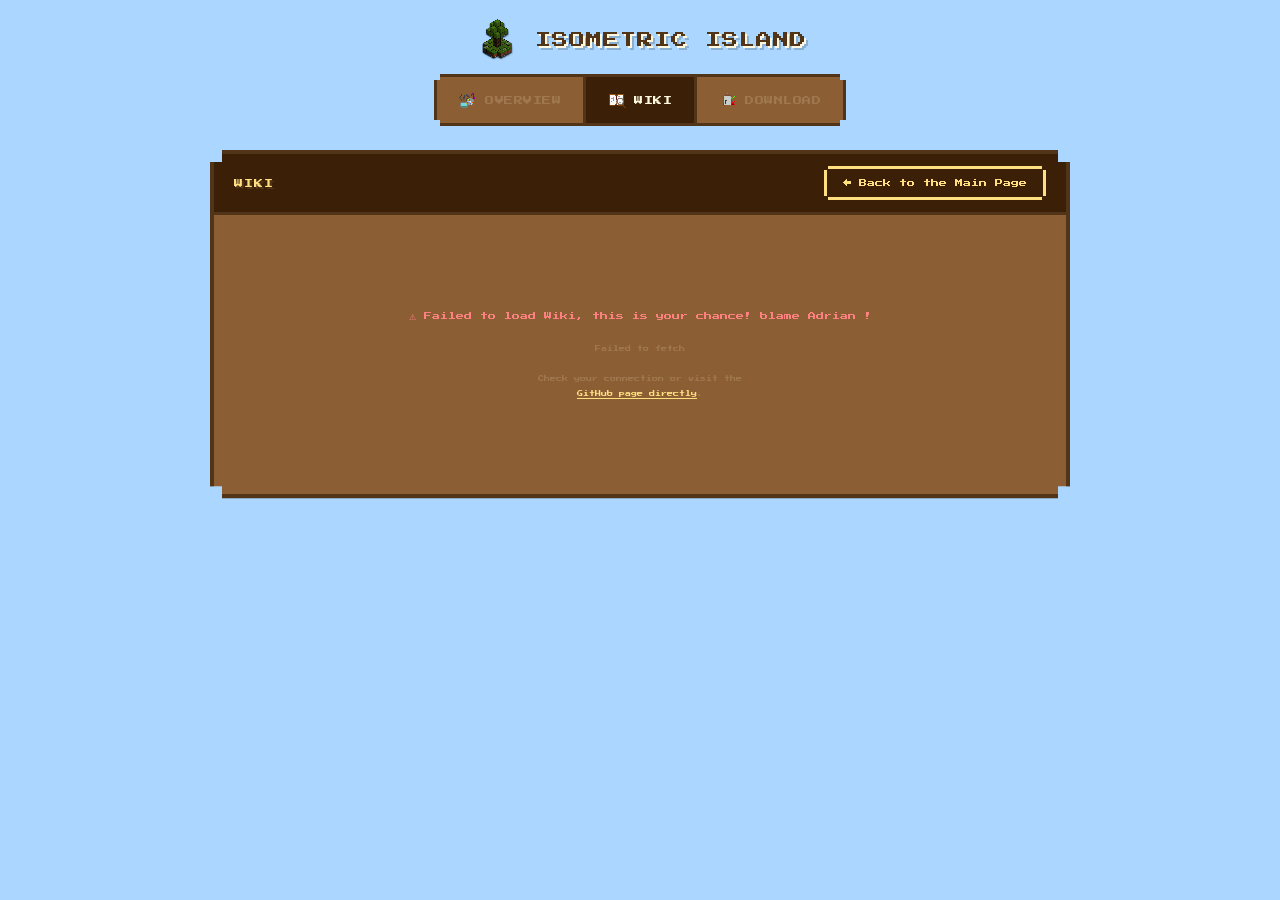
<file: wiki.html>
<!--    ___       ____________ _____    ________                     
        __ |     / /__(_)__  /____(_)   ___  __ \_____ _______ _____ 
        __ | /| / /__  /__  //_/_  /    __  /_/ /  __ `/_  __ `/  _ \
        __ |/ |/ / _  / _  ,<  _  /     _  ____// /_/ /_  /_/ //  __/
        ____/|__/  /_/  /_/|_| /_/      /_/     \__,_/ _\__, / \___/ 
                                                      /____/        

-->

<!DOCTYPE html>
<html lang="en">
<head>
<meta charset="UTF-8"/>
<meta name="viewport" content="width=device-width, initial-scale=1.0"/>
<link rel="icon" type="image" href="./game/Assets/Icons/book.png">
<title>Isometric Island:Wiki</title>
<script>
  (function() {
    var base = document.createElement('base');
    var path = location.pathname.replace(/\/wiki\.html$/, '/').replace(/\/$/, '');
    base.href = location.origin + path + '/';
    document.currentScript.parentNode.insertBefore(base, document.currentScript);
  })();
</script>
<link href="https://fonts.googleapis.com/css2?family=Press+Start+2P&display=swap" rel="stylesheet"/>
<style>
:root {
  --gui-bg:       #8b5e34;
  --gui-bg-dark:  #3b2007;
  --gui-border:   #523519;
  --gui-accent:   #ffdf80;
  --gui-text:     #fff8e1;
  --gui-text-dim: #a07850;
  --sky:          #aad6ff;
}

@media (prefers-color-scheme: dark) {
  :root {
    --gui-bg:       #1e1a2e;
    --gui-bg-dark:  #0d0b1a;
    --gui-border:   #3a2d5e;
    --gui-accent:   #c8aaff;
    --gui-text:     #e8e0ff;
    --gui-text-dim: #6a5a8a;
    --sky:          #07051a;
  }
}
* { box-sizing: border-box; margin: 0; padding: 0; }
body {
  font-family: 'Press Start 2P', cursive;
  background: var(--sky);
  min-height: 100vh;
  display: flex;
  flex-direction: column;
  align-items: center;
  overflow-x: hidden;
}
.header-fade {
  position: fixed;
  top: 0; left: 0; right: 0;
  z-index: 15;
  pointer-events: none;
  height: 220px;
  background: linear-gradient(to bottom, #aad6ff 0%, #aad6ff 62%, rgba(170,214,255,0) 100%);
  opacity: 0;
  transition: opacity 0.3s ease;
}
.header-fade.visible { opacity: 1; }
.clouds { position: fixed; inset: 0; pointer-events: none; z-index: 0; }
.cloud { position: absolute; background: #fff; image-rendering: pixelated; opacity: 0.85; }
.cloud::before, .cloud::after { content: ''; position: absolute; background: #fff; }
.c1 { width:48px;height:16px; top:12%; left:-60px; animation: drift 28s linear infinite; }
.c1::before { width:24px;height:16px; top:-16px; left:8px; }
.c1::after  { width:16px;height:8px;  top:-8px;  left:24px; }
.c2 { width:64px;height:16px; top:28%; left:-80px; animation: drift 36s linear infinite 6s; }
.c2::before { width:32px;height:16px; top:-16px; left:12px; }
.c2::after  { width:20px;height:8px;  top:-8px;  left:32px; }
.c3 { width:40px;height:12px; top:55%; left:-50px; animation: drift 22s linear infinite 12s; }
.c3::before { width:20px;height:12px; top:-12px; left:6px; }
.c4 { width:56px;height:16px; top:72%; left:-70px; animation: drift 32s linear infinite 3s; }
.c4::before { width:28px;height:16px; top:-16px; left:10px; }
.c4::after  { width:16px;height:8px;  top:-8px;  left:28px; }
@keyframes drift {
  from { transform: translateX(0); }
  to   { transform: translateX(calc(100vw + 120px)); }
}
.night-sky {
  position: fixed; inset: 0; pointer-events: none; z-index: 0;
  opacity: 0;
  transition: opacity 0.5s ease;
}
@media (prefers-color-scheme: dark) {
  .night-sky { opacity: 1; }
}
.stars-layer {
  position: absolute; inset: 0;
  background-image:
    radial-gradient(1px 1px at 10% 15%, #fff 100%, transparent),
    radial-gradient(1px 1px at 25% 8%,  #fff 100%, transparent),
    radial-gradient(1.5px 1.5px at 38% 22%, #c8aaff 100%, transparent),
    radial-gradient(1px 1px at 52% 5%,  #fff 100%, transparent),
    radial-gradient(1px 1px at 63% 18%, #fff 100%, transparent),
    radial-gradient(1.5px 1.5px at 74% 10%, #fff 100%, transparent),
    radial-gradient(1px 1px at 85% 25%, #c8aaff 100%, transparent),
    radial-gradient(1px 1px at 91% 7%,  #fff 100%, transparent),
    radial-gradient(1px 1px at 17% 35%, #fff 100%, transparent),
    radial-gradient(1.5px 1.5px at 44% 42%, #fff 100%, transparent),
    radial-gradient(1px 1px at 69% 38%, #c8aaff 100%, transparent),
    radial-gradient(1px 1px at 80% 45%, #fff 100%, transparent),
    radial-gradient(1px 1px at 5%  50%, #fff 100%, transparent),
    radial-gradient(1.5px 1.5px at 30% 55%, #fff 100%, transparent),
    radial-gradient(1px 1px at 57% 60%, #c8aaff 100%, transparent),
    radial-gradient(1px 1px at 92% 52%, #fff 100%, transparent),
    radial-gradient(1px 1px at 15% 70%, #fff 100%, transparent),
    radial-gradient(1.5px 1.5px at 48% 72%, #fff 100%, transparent),
    radial-gradient(1px 1px at 76% 68%, #c8aaff 100%, transparent),
    radial-gradient(1px 1px at 6%  82%, #fff 100%, transparent),
    radial-gradient(1px 1px at 33% 88%, #fff 100%, transparent),
    radial-gradient(1.5px 1.5px at 60% 85%, #c8aaff 100%, transparent),
    radial-gradient(1px 1px at 88% 80%, #fff 100%, transparent);
}
.star-twinkle {
  position: absolute; inset: 0;
  background-image:
    radial-gradient(1.5px 1.5px at 20% 12%, #fff 100%, transparent),
    radial-gradient(1px 1px at 45% 30%, #c8aaff 100%, transparent),
    radial-gradient(2px 2px at 70% 20%, #fff 100%, transparent),
    radial-gradient(1px 1px at 88% 35%, #c8aaff 100%, transparent),
    radial-gradient(1.5px 1.5px at 12% 60%, #fff 100%, transparent),
    radial-gradient(1px 1px at 55% 75%, #fff 100%, transparent),
    radial-gradient(2px 2px at 82% 65%, #c8aaff 100%, transparent);
  animation: twinkle 3s ease-in-out infinite alternate;
}
@keyframes twinkle {
  from { opacity: 0.3; }
  to   { opacity: 1; }
}
.moon {
  position: absolute;
  top: 5%; right: 8%;
  width: 48px; height: 48px;
  background: #e8e0ff;
  border-radius: 50%;
  box-shadow: 0 0 24px 8px rgba(200,170,255,0.35), 0 0 0 4px rgba(200,170,255,0.15);
  image-rendering: pixelated;
}
.moon::after {
  content: '';
  position: absolute;
  top: 8px; left: 14px;
  width: 20px; height: 20px;
  background: #0d0b1a;
  border-radius: 50%;
  opacity: 0.22;
}

/* Dark mode overrides */
@media (prefers-color-scheme: dark) {
  .cloud, .cloud::before, .cloud::after {
    background: #2a2545;
    opacity: 0.45;
  }
  .header-fade {
    background: linear-gradient(to bottom, #07051a 0%, #07051a 62%, rgba(7,5,26,0) 100%) !important;
  }
  .title {
    color: #c8aaff !important;
    text-shadow: 2px 2px 0 #0d0b1a, 4px 4px 0 rgba(0,0,0,0.4) !important;
  }
  .md-content code { color: #c8aaff; }
  .md-content pre code { color: #c8aaff; }
}
.top-header {
  position: fixed;
  top: 0; left: 0; right: 0;
  z-index: 20;
  display: flex;
  flex-direction: column;
  align-items: center;
  gap: 10px;
  padding-top: 16px;
}
.logo-row { display: flex; align-items: center; justify-content: center; gap: 14px; }
.game-icon { width: 48px; height: 48px; image-rendering: pixelated; }
.title {
  color: #523519;
  font-size: clamp(10px, 3vw, 16px);
  text-shadow: 2px 2px 0 #fff8e1, 4px 4px 0 rgba(0,0,0,0.18);
  letter-spacing: 1px;
  line-height: 2;
}
.nav-bar {
  display: flex;
  align-items: center;
  background: var(--gui-bg);
  border: 3px solid var(--gui-border);
  box-shadow: 4px 4px 0 var(--gui-bg-dark);
  clip-path: polygon(0% 6px,6px 6px,6px 0%,calc(100% - 6px) 0%,calc(100% - 6px) 6px,100% 6px,100% calc(100% - 6px),calc(100% - 6px) calc(100% - 6px),calc(100% - 6px) 100%,6px 100%,6px calc(100% - 6px),0% calc(100% - 6px));
}
.nav-btn {
  font-family: 'Press Start 2P', cursive;
  font-size: 9px;
  padding: 14px 22px;
  background: transparent;
  border: none;
  border-right: 3px solid var(--gui-border);
  color: var(--gui-text-dim);
  cursor: pointer;
  display: inline-flex;
  align-items: center;
  gap: 8px;
  text-decoration: none;
  white-space: nowrap;
  letter-spacing: 0.5px;
  transition: background 0.1s, color 0.1s;
}
.nav-btn:last-child { border-right: none; }
.nav-btn:hover { background: var(--gui-bg-dark); color: var(--gui-accent); }
.nav-btn:active { transform: translateY(1px); }
.nav-btn-active { background: var(--gui-bg-dark); color: #fff8e1; cursor: default; }
.nav-icon { width: 18px; height: 18px; image-rendering: pixelated; vertical-align: middle; flex-shrink: 0; }
.nav-label { display: inline; }

.wiki-layout {
  position: relative;
  z-index: 10;
  width: min(860px, 94vw);
  margin-top: 150px;
  margin-bottom: 48px;
  animation: popIn 0.4s cubic-bezier(0.18,0.89,0.32,1.28) both;
}
@keyframes popIn {
  from { transform: scale(0.93) translateY(20px); opacity: 0; }
  to   { transform: scale(1) translateY(0); opacity: 1; }
}
.wiki-page {
  background: var(--gui-bg);
  border: 4px solid var(--gui-border);
  box-shadow: 10px 10px 0 var(--gui-bg-dark);
  clip-path: polygon(0% 12px,12px 12px,12px 0%,calc(100% - 12px) 0%,calc(100% - 12px) 12px,100% 12px,100% calc(100% - 12px),calc(100% - 12px) calc(100% - 12px),calc(100% - 12px) 100%,12px 100%,12px calc(100% - 12px),0% calc(100% - 12px));
}
.wiki-title-bar {
  background: var(--gui-bg-dark);
  border-bottom: 3px solid var(--gui-border);
  padding: 12px 20px;
  display: flex;
  align-items: center;
  justify-content: space-between;
}
.wiki-title-bar span { color: var(--gui-accent); font-size: 9px; text-shadow: 2px 2px var(--gui-border); letter-spacing: 1px; }
.wiki-body { padding: 32px 36px; color: var(--gui-text); font-size: 7.5px; line-height: 2.4; overflow-wrap: break-word; }
.wiki-loading { text-align: center; padding: 60px 20px; color: var(--gui-text-dim); font-size: 8px; }
.wiki-loading .spinner {
  display: inline-block; width: 16px; height: 16px;
  border: 3px solid var(--gui-border); border-top-color: var(--gui-accent);
  border-radius: 0; animation: spin 0.7s linear infinite; margin-bottom: 18px;
}
@keyframes spin { to { transform: rotate(360deg); } }
.md-content h1 { color: var(--gui-accent); font-size: clamp(10px,2.5vw,16px); text-shadow: 2px 2px 0 var(--gui-bg-dark); margin: 0 0 20px 0; padding-bottom: 10px; border-bottom: 4px solid var(--gui-border); letter-spacing: 1px; line-height: 1.8; scroll-margin-top: 170px; }
.md-content h2 { color: var(--gui-accent); font-size: clamp(8px,1.8vw,12px); text-shadow: 2px 2px 0 var(--gui-bg-dark); margin: 28px 0 14px 0; padding-bottom: 6px; border-bottom: 3px solid var(--gui-border); letter-spacing: 1px; line-height: 1.8; scroll-margin-top: 170px; }
.md-content h3 { color: #ffb84d; font-size: clamp(7px,1.4vw,10px); margin: 20px 0 10px 0; letter-spacing: 1px; line-height: 1.8; scroll-margin-top: 170px; }
.md-content p { margin-bottom: 14px; font-size: 7.5px; line-height: 2.4; color: var(--gui-text); }
.md-content ul, .md-content ol { margin: 10px 0 16px 20px; }
.md-content li { font-size: 7.5px; line-height: 2.4; margin-bottom: 6px; color: var(--gui-text); }
.md-content li::marker { color: var(--gui-accent); }
.md-content code { background: var(--gui-bg-dark); border: 2px solid var(--gui-border); padding: 1px 6px; font-size: 7px; color: #a0ffb8; font-family: 'Press Start 2P', cursive; }
.md-content pre { background: var(--gui-bg-dark); border: 3px solid var(--gui-border); padding: 16px; overflow-x: auto; margin: 14px 0; }
.md-content pre code { background: none; border: none; padding: 0; font-size: 7px; color: #a0ffb8; }
.md-content blockquote { border-left: 4px solid var(--gui-accent); padding-left: 16px; margin: 12px 0; color: var(--gui-text-dim); }
.md-content a { color: var(--gui-accent); text-decoration: underline; }
.md-content a:hover { color: #fff; }
.md-content hr { border: none; height: 4px; background: repeating-linear-gradient(90deg,var(--gui-border) 0px,var(--gui-border) 8px,transparent 8px,transparent 16px); margin: 20px 0; }
.md-content img { max-width: 100%; image-rendering: pixelated; border: 3px solid var(--gui-border); }
.md-content table { border-collapse: collapse; width: 100%; margin: 14px 0; font-size: 7px; }
.md-content th { background: var(--gui-bg-dark); color: var(--gui-accent); padding: 8px 12px; border: 2px solid var(--gui-border); text-align: left; }
.md-content td { padding: 8px 12px; border: 2px solid var(--gui-border); color: var(--gui-text); }
.md-content tr:nth-child(even) td { background: rgba(0,0,0,0.15); }
.btn-back {
  font-family: 'Press Start 2P', cursive; font-size: 8px; padding: 10px 16px;
  background: var(--gui-bg-dark); border: 3px solid var(--gui-accent); color: var(--gui-accent);
  cursor: pointer; text-decoration: none; display: inline-flex; align-items: center; gap: 8px;
  box-shadow: 3px 3px 0 #1a0e04;
  clip-path: polygon(0% 4px,4px 4px,4px 0%,calc(100% - 4px) 0%,calc(100% - 4px) 4px,100% 4px,100% calc(100% - 4px),calc(100% - 4px) calc(100% - 4px),calc(100% - 4px) 100%,4px 100%,4px calc(100% - 4px),0% calc(100% - 4px));
  transition: filter 0.1s;
}
.btn-back:hover { filter: brightness(1.25); }
.btn-back:active { transform: translate(2px,2px); }
@media (max-width: 600px) {
  .nav-btn { padding: 12px 10px; gap: 0; }
  .nav-label { display: none; }
  .nav-icon { width: 20px; height: 20px; }
  .top-header { gap: 8px; padding-top: 12px; }
  .game-icon { width: 44px; height: 44px; }
  .title { font-size: clamp(11px, 3.5vw, 15px); }
  .wiki-layout { margin-top: 118px; }
  .md-content h1, .md-content h2, .md-content h3 { scroll-margin-top: 130px; }
  .wiki-body { padding: 18px 16px; }
  .wiki-title-bar { flex-wrap: wrap; gap: 8px; }
  .btn-back { font-size: 7px; padding: 8px 12px; }
}
</style>
</head>
<body>
<div class="header-fade"></div>
<div class="clouds">
  <div class="cloud c1"></div>
  <div class="cloud c2"></div>
  <div class="cloud c3"></div>
  <div class="cloud c4"></div>
</div>
<div class="night-sky">
  <div class="stars-layer"></div>
  <div class="star-twinkle"></div>
  <div class="moon"></div>
</div>
<div class="top-header">
  <div class="logo-row">
    <img src="./game/Assets/Icons/icon.png" class="game-icon" alt="icon"/>
    <div class="title">ISOMETRIC ISLAND</div>
  </div>
  <nav class="nav-bar">
    <a class="nav-btn" href="./index.html"><img src="./game/Assets/Icons/Software.png" class="nav-icon" alt=""/> <span class="nav-label">OVERVIEW</span></a>
    <a class="nav-btn nav-btn-active" href="./wiki.html"><img src="./game/Assets/Icons/book.png" class="nav-icon" alt=""/> <span class="nav-label">WIKI</span></a>
    <a class="nav-btn" href="./download.html"><img src="./game/Assets/Icons/todorm.png" class="nav-icon" alt=""/> <span class="nav-label">DOWNLOAD</span></a>
  </nav>
</div>
<div class="wiki-layout">
  <div class="wiki-page">
    <div class="wiki-title-bar">
      <span>WIKI</span>
      <a href="./index.html" class="btn-back">&#8592; Back to the Main Page</a>
    </div>
    <div class="wiki-body">
      <div id="wiki-content">
        <div class="wiki-loading">
          <div class="spinner"></div>
          <p>We are searchin' for Adrian's secret files, wait a second... We will be as fast as possible, we promise!</p>
        </div>
      </div>
    </div>
  </div>
</div>
<script>
let headingIdCounter = {};
function slugify(text) {
  return text.toLowerCase().replace(/[^\w\s-]/g,'').replace(/\s+/g,'-').replace(/-+/g,'-').trim();
}
function makeId(text) {
  const base = slugify(text);
  headingIdCounter[base] = (headingIdCounter[base] || 0) + 1;
  return headingIdCounter[base] === 1 ? base : base + '-' + headingIdCounter[base];
}
function parseMarkdown(md) {
  headingIdCounter = {};
  const escHtml = s => s.replace(/&/g,'&amp;').replace(/</g,'&lt;').replace(/>/g,'&gt;');
  let lines = md.split('\n'), html = '', i = 0;
  while (i < lines.length) {
    let line = lines[i];
    if (/^```/.test(line)) {
      i++; let code = '';
      while (i < lines.length && !/^```/.test(lines[i])) { code += escHtml(lines[i]) + '\n'; i++; }
      html += '<pre><code>' + code + '</code></pre>'; i++; continue;
    }
    const hm = line.match(/^(#{1,6})\s+(.*)/);
    if (hm) {
      const level = hm[1].length, text = inline(hm[2]);
      const plain = hm[2].replace(/[*_`~\[\]]/g,''), id = makeId(plain);
      const tag = level <= 2 ? 'h' + level : 'h3';
      html += '<' + tag + ' id="' + id + '">' + text + '</' + tag + '>'; i++; continue;
    }
    if (/^---+$/.test(line.trim()) || /^\*\*\*+$/.test(line.trim())) { html += '<hr/>'; i++; continue; }
    if (/^>\s?/.test(line)) {
      let bq = '';
      while (i < lines.length && /^>\s?/.test(lines[i])) { bq += inline(lines[i].replace(/^>\s?/,'')) + '<br/>'; i++; }
      html += '<blockquote>' + bq + '</blockquote>'; continue;
    }
    if (/^[\*\-]\s/.test(line)) {
      html += '<ul>';
      while (i < lines.length && /^[\*\-]\s/.test(lines[i])) { html += '<li>' + inline(lines[i].replace(/^[\*\-]\s/,'')) + '</li>'; i++; }
      html += '</ul>'; continue;
    }
    if (/^\d+\.\s/.test(line)) {
      html += '<ol>';
      while (i < lines.length && /^\d+\.\s/.test(lines[i])) { html += '<li>' + inline(lines[i].replace(/^\d+\.\s/,'')) + '</li>'; i++; }
      html += '</ol>'; continue;
    }
    if (/^\|/.test(line.trim())) {
      const rows = [];
      while (i < lines.length && /^\|/.test(lines[i].trim())) {
        rows.push(lines[i]); i++;
      }
      if (rows.length >= 2) {
        const parseCells = row => row.split('|').slice(1,-1).map(c => c.trim());
        const headerCells = parseCells(rows[0]);
        html += '<table><thead><tr>' + headerCells.map(c => '<th>' + inline(c) + '</th>').join('') + '</tr></thead><tbody>';
        for (let r = 2; r < rows.length; r++) {
          if (/^[\|\s\-:]+$/.test(rows[r])) continue;
          const cells = parseCells(rows[r]);
          html += '<tr>' + cells.map(c => '<td>' + inline(c) + '</td>').join('') + '</tr>';
        }
        html += '</tbody></table>';
      }
      continue;
    }
    if (line.trim() === '') { i++; continue; }
    let para = '';
    while (i < lines.length && lines[i].trim() !== '' && !/^[#>\-\*]/.test(lines[i]) && !/^\d+\./.test(lines[i]) && !/^```/.test(lines[i])) {
      para += (para ? ' ' : '') + lines[i]; i++;
    }
    if (para) html += '<p>' + inline(para) + '</p>';
  }
  return html;
}
function inline(text) {
  const saved = [];
  function save(html) { saved.push(html); return '\x00' + (saved.length-1) + '\x00'; }
  text = text.replace(/!\[([^\]]*)\]\(([^)]+)\)/g, function(_, alt, src) {
    const url = /^https?:\/\//.test(src) ? src : 'https://raw.githubusercontent.com/Adium1000/Isometric-island/main/' + src.replace(/^\.?\//,'');
    return save('<img src="' + url + '" alt="' + alt + '"/>');
  });
  text = text.replace(/\[([^\]]+)\]\(([^)]+)\)/g, function(_, label, href) {
    return save('<a href="' + href + '" target="_blank" rel="noopener">' + label + '</a>');
  });
  text = text.replace(/&/g,'&amp;').replace(/</g,'&lt;').replace(/>/g,'&gt;');
  text = text.replace(/\*\*\*(.+?)\*\*\*/g,'<strong><em>$1</em></strong>');
  text = text.replace(/\*\*(.+?)\*\*/g,'<strong>$1</strong>');
  text = text.replace(/__(.+?)__/g,'<strong>$1</strong>');
  text = text.replace(/\*(.+?)\*/g,'<em>$1</em>');
  text = text.replace(/_(.+?)_/g,'<em>$1</em>');
  text = text.replace(/`([^`]+)`/g,'<code>$1</code>');
  text = text.replace(/~~(.+?)~~/g,'<del>$1</del>');
  text = text.replace(/\x00(\d+)\x00/g, function(_, i) { return saved[+i]; });
  return text;
}
async function loadWiki() {
  const container = document.getElementById('wiki-content');
  try {
    const res = await fetch('https://raw.githubusercontent.com/Adium1000/Isometric-island/main/readme.md', { cache: 'no-cache' });
    if (!res.ok) throw new Error('HTTP ' + res.status);
    const md = await res.text();
    container.innerHTML = '<div class="md-content">' + parseMarkdown(md) + '</div>';
  } catch (err) {
    container.innerHTML = '<div class="wiki-loading"><p style="color:#ff8080;margin-bottom:16px;">&#9888; Failed to load Wiki, this is your chance! blame Adrian !</p><p style="color:var(--gui-text-dim);font-size:6px;line-height:2.5;">' + err.message + '<br/><br/>Check your connection or visit the<br/><a href="https://github.com/Adium1000/Isometric-island/blob/main/readme.md" target="_blank" style="color:var(--gui-accent);">GitHub page directly</a>.</p></div>';
  }
}
loadWiki();
(function() {
  const fade = document.querySelector('.header-fade');
  window.addEventListener('scroll', function() {
    fade.classList.toggle('visible', window.scrollY > 10);
  }, { passive: true });
})();
</script>
</body>
</html>
</file>
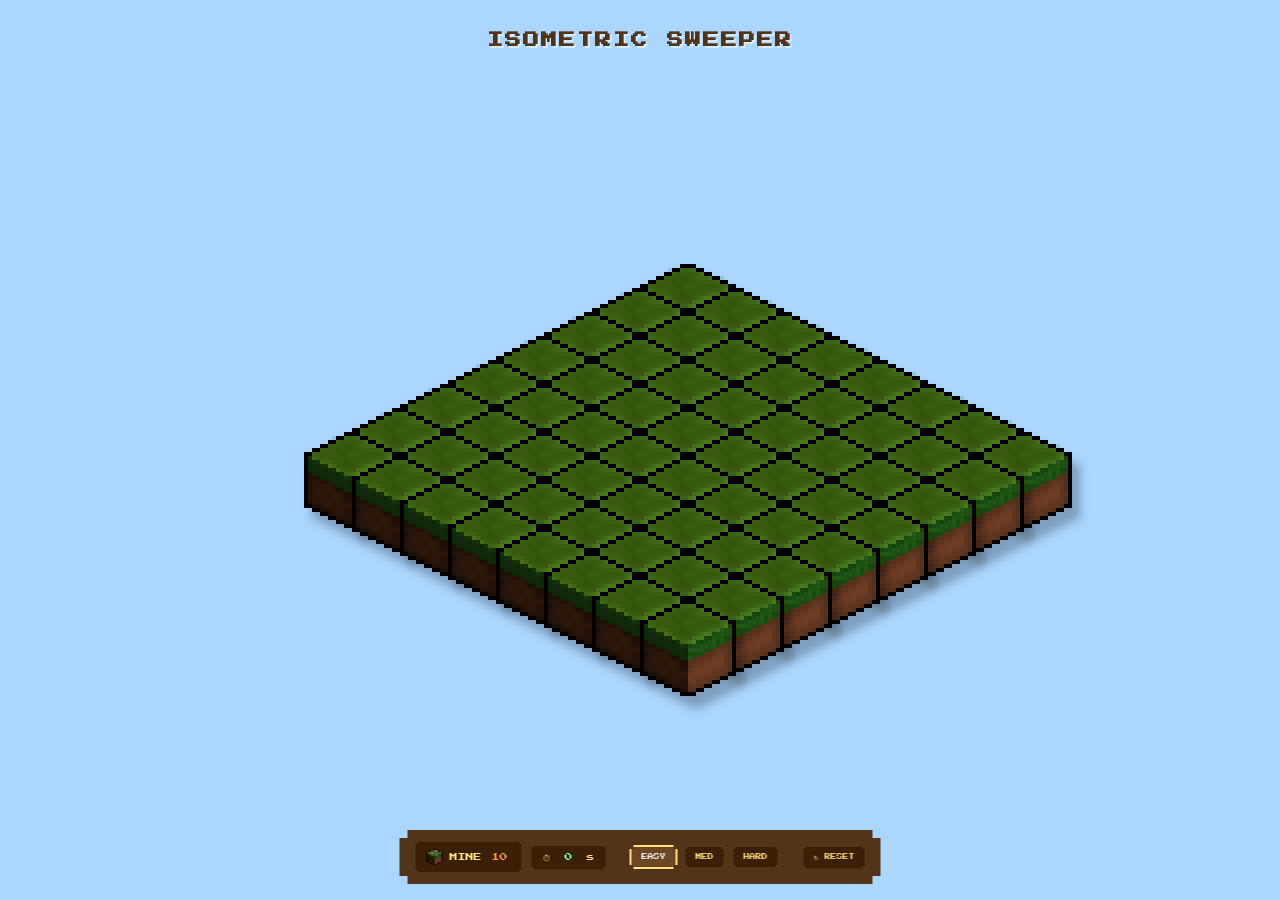
<file: mine/mines.html>
<!--   __  ____                __   __        __
      /  |/  (_)__  ___ ___   / /  / /___ _  / /
     / /|_/ / / _ \/ -_|_-<_ / _ \/ __/  ' \/ / 
    /_/  /_/_/_//_/\__/___(_)_//_/\__/_/_/_/_/  
-->


<!DOCTYPE html>
<html lang="en">
<head>
<meta charset="UTF-8">
<meta name="viewport" content="width=device-width, initial-scale=1.0">
<title>Isometric Sweeper</title>
<link href="https://fonts.googleapis.com/css2?family=Press+Start+2P&display=swap" rel="stylesheet">
<link rel="stylesheet" href="mines.css">
<link rel="manifest" href="manifest.json">
<meta name="theme-color" content="#aad6ff">
<meta name="mobile-web-app-capable" content="yes">
<meta name="apple-mobile-web-app-capable" content="yes">
<meta name="apple-mobile-web-app-status-bar-style" content="default">
<meta name="apple-mobile-web-app-title" content="Isometric Island">
<link rel="apple-touch-icon" href="./Assets/Icons/icon-192.png">
</head>
<body>
<div class="game-title-container">
    <h1 class="game-title">Isometric Sweeper</h1>
</div>
<div id="map-wrap">
    <div id="map-shaker">
        <div id="map"></div>
    </div>
</div>
<div id="win-particles"></div>
<div id="hud">
    <div class="hud-pill">
        <img src="./Assets/Blocks/rock.png" onerror="this.style.display='none'">
        MINE <span class="hud-val" id="mines-left">0</span>
    </div>
    <div class="hud-pill" id="hud-time">
        ⏱ <span class="hud-val" id="timer-val">0</span>s
    </div>
    <div class="hud-divider"></div>
    <div id="diff-row">
        <button class="diff-btn active" data-diff="easy">EASY</button>
        <button class="diff-btn" data-diff="medium">MED</button>
        <button class="diff-btn" data-diff="hard">HARD</button>
    </div>
    <div class="hud-divider"></div>
    <button id="btn-restart">&#8635; RESET</button>
</div>
<div id="toast"></div>
<div id="msg-overlay">
    <div id="msg-wrapper">
        <div id="msg-box">
            <div id="msg-icon"></div>
            <div id="msg-title"></div>
            <div id="msg-sub"></div>
            <button class="popup-btn" id="msg-btn">Play Again</button>
        </div>
    </div>
</div>
<script src="mines.js"></script>
<script>
if ('serviceWorker' in navigator) {
    window.addEventListener('load', () => {
        navigator.serviceWorker.register('./sw.js')
            .then(r => console.log('SW registered:', r.scope))
            .catch(e => console.warn('SW failed:', e));
    });
}
</script>
</body>
</html>
</file>
<file: mine/mines.css>
/*         _                         
    __ _  (_)__  ___ ___  _______ ___
   /  ' \/ / _ \/ -_|_-<_/ __(_-<(_-<
  /_/_/_/_/_//_/\__/___(_)__/___/___/
                                   
*/

:root {
    --gui-bg:        #8b5e34;
    --gui-bg-light:  #8b5e34;
    --gui-bg-dark:   #3b2007;
    --gui-border:    #523519;
    --gui-shadow:    #523519;
    --gui-accent:    #ffdf80;
    --gui-text:      #fff8e1;
    --gui-text-dim:  #a07850;
    --gui-active:    #6b4726;
    --gui-divider:   #523519;
    --gui-input-bg:  #3b2007;
}
@keyframes introFadeDown {
    0%   { opacity:0; transform:translateX(-50%) translateY(-24px); }
    60%  { opacity:1; transform:translateX(-50%) translateY(4px); }
    100% { opacity:1; transform:translateX(-50%) translateY(0); }
}
@keyframes introFadeUp {
    0%   { opacity:0; transform:translateX(-50%) translateY(32px); }
    60%  { opacity:1; transform:translateX(-50%) translateY(-6px); }
    100% { opacity:1; transform:translateX(-50%) translateY(0); }
}
@keyframes introMapDrop {
    0%   { opacity:0; transform:translate(var(--tx,0),var(--ty,0)) scale(var(--ts,1)) translateY(-40px); }
    55%  { opacity:1; transform:translate(var(--tx,0),var(--ty,0)) scale(var(--ts,1)) translateY(8px); }
    100% { opacity:1; transform:translate(var(--tx,0),var(--ty,0)) scale(var(--ts,1)) translateY(0); }
}
@keyframes introTileDrop {
    0%   { opacity:0; transform:translateY(-18px) scale(0.82); filter:brightness(2) drop-shadow(0 0 6px #ffdf80); }
    55%  { opacity:1; transform:translateY(4px) scale(1.06); filter:brightness(1.3) drop-shadow(2px 3px 2px rgba(0,0,0,0.3)); }
    100% { opacity:1; transform:translateY(0) scale(1); filter:drop-shadow(2px 3px 1px rgba(0,0,0,0.25)); }
}
* { margin:0; padding:0; box-sizing:border-box; }
body {
    background: #aad6ff;
    display: flex;
    flex-direction: column;
    align-items: center;
    justify-content: flex-start;
    height: 100vh;
    overflow: hidden;
    font-family: 'Press Start 2P', cursive;
    user-select: none;
    -webkit-user-select: none;
}
.game-title-container {
    position: fixed;
    top: 0;
    left: 50%;
    transform: translateX(-50%) translateY(-24px);
    z-index: 300;
    text-align: center;
    pointer-events: none;
    padding-top: 32px;
    opacity: 0;
}
.game-title-container.intro-done {
    animation: introFadeDown 0.55s cubic-bezier(0.25,0.46,0.45,0.94) 0.1s forwards;
}
.game-title {
    margin: 0;
    color: var(--gui-border);
    font-size: 16px;
    font-weight: bold;
    text-shadow: 2px 2px 0px rgba(255,255,255,0.5);
    text-transform: uppercase;
    letter-spacing: 2px;
    display: inline-block;
    transition: transform 0.3s ease;
}
#splash-text {
    position: absolute;
    top: -4px;
    right: -70px;
    color: #ffff00;
    font-size: 8px;
    text-shadow: 2px 2px #3f3f00;
    transform: rotate(-20deg);
    animation: splashBounce 0.5s infinite alternate;
    pointer-events: none;
    white-space: nowrap;
}
@keyframes splashBounce {
    from { transform: rotate(-20deg) scale(1); }
    to   { transform: rotate(-20deg) scale(1.1); }
}
@keyframes islandShake {
    0%   { transform: translate(0,0) rotate(0deg); }
    8%   { transform: translate(-10px,-6px) rotate(-4deg); }
    16%  { transform: translate(10px,4px) rotate(4deg); }
    24%  { transform: translate(-8px,-4px) rotate(-3deg); }
    32%  { transform: translate(8px,2px) rotate(3deg); }
    50%  { transform: translate(5px,1px) rotate(2deg); }
    70%  { transform: translate(3px,0) rotate(1deg); }
    100% { transform: translate(0,0) rotate(0deg); }
}
#map-shaker {
    position: absolute;
    inset: 0;
    transform-origin: center center;
}
#map-shaker.island-shaking { animation: islandShake 0.55s cubic-bezier(0.36,0.07,0.19,0.97) both; }
@keyframes btn-squish {
    0%   { transform: scaleX(1.0)  scaleY(1.0); }
    18%  { transform: scaleX(1.14) scaleY(0.86); }
    40%  { transform: scaleX(0.93) scaleY(1.11); }
    62%  { transform: scaleX(1.05) scaleY(0.96); }
    80%  { transform: scaleX(0.98) scaleY(1.03); }
    100% { transform: scaleX(1.0)  scaleY(1.0); }
}
.diff-btn:hover,
#btn-restart:hover,
.popup-btn:hover {
    animation: btn-squish 0.38s cubic-bezier(0.25,0.46,0.45,0.94) forwards;
    transform-origin: center center;
}
#hud {
    position: fixed;
    bottom: 16px; left: 50%;
    transform: translateX(-50%) translateY(32px);
    display: flex;
    align-items: center;
    gap: 6px;
    z-index: 200;
    pointer-events: auto;
    background: var(--gui-border);
    padding: 10px 14px;
    clip-path: polygon(0% 8px,8px 8px,8px 0%,calc(100% - 8px) 0%,calc(100% - 8px) 8px,100% 8px,100% calc(100% - 8px),calc(100% - 8px) calc(100% - 8px),calc(100% - 8px) 100%,8px 100%,8px calc(100% - 8px),0% calc(100% - 8px));
    box-shadow: 4px 4px 0 var(--gui-bg-dark), 0 0 0 3px var(--gui-accent), 0 0 16px 4px rgba(255,223,128,0.5), 0 0 36px 8px rgba(255,223,128,0.2);
    opacity: 0;
}
#hud.intro-done {
    animation: introFadeUp 0.55s cubic-bezier(0.25,0.46,0.45,0.94) 0.2s forwards;
}
.hud-divider {
    width: 2px; height: 24px;
    background: var(--gui-border);
    opacity: 0.6; margin: 0 4px;
}
.hud-pill {
    background: var(--gui-bg-dark);
    border: 2px solid var(--gui-shadow);
    color: var(--gui-accent);
    font-size: 8px;
    padding: 7px 11px;
    display: flex; align-items: center; gap: 7px;
    clip-path: polygon(0% 4px,4px 4px,4px 0%,calc(100% - 4px) 0%,calc(100% - 4px) 4px,100% 4px,100% calc(100% - 4px),calc(100% - 4px) calc(100% - 4px),calc(100% - 4px) 100%,4px 100%,4px calc(100% - 4px),0% calc(100% - 4px));
    box-shadow: 3px 3px 0 var(--gui-bg-dark);
}
.hud-pill img { width: 16px; height: 16px; image-rendering: pixelated; }
.hud-val { color: #ff9940; min-width: 22px; text-align: center; }
#hud-time .hud-val { color: #80ffb0; }
#diff-row { display: flex; gap: 6px; }
.diff-btn {
    background: var(--gui-bg-dark);
    border: 2px solid var(--gui-border);
    color: var(--gui-accent);
    font-family: 'Press Start 2P', cursive;
    font-size: 6px;
    padding: 7px 10px;
    cursor: pointer;
    clip-path: polygon(0% 4px,4px 4px,4px 0%,calc(100% - 4px) 0%,calc(100% - 4px) 4px,100% 4px,100% calc(100% - 4px),calc(100% - 4px) calc(100% - 4px),calc(100% - 4px) 100%,4px 100%,4px calc(100% - 4px),0% calc(100% - 4px));
    box-shadow: 3px 3px 0 var(--gui-bg-dark);
    transition: filter 0.1s;
}
.diff-btn:hover { filter: brightness(1.4); }
.diff-btn.active { background: var(--gui-active); border-color: var(--gui-accent); color: #fff; }
.diff-btn:active { transform: scale(0.93); }
#btn-restart {
    background: var(--gui-bg-dark);
    border: 2px solid var(--gui-shadow);
    color: var(--gui-accent);
    font-family: 'Press Start 2P', cursive;
    font-size: 6px;
    padding: 7px 10px;
    cursor: pointer;
    clip-path: polygon(0% 4px,4px 4px,4px 0%,calc(100% - 4px) 0%,calc(100% - 4px) 4px,100% 4px,100% calc(100% - 4px),calc(100% - 4px) calc(100% - 4px),calc(100% - 4px) 100%,4px 100%,4px calc(100% - 4px),0% calc(100% - 4px));
    box-shadow: 3px 3px 0 var(--gui-bg-dark);
    transition: filter 0.1s;
}
#btn-restart:hover { filter: brightness(1.4); }
#btn-restart:active { transform: scale(0.9); }
#map-wrap {
    position: fixed;
    top: 60px; left: 0; right: 0; bottom: 0;
    overflow: hidden;
    cursor: grab;
}
#map-wrap:active { cursor: grabbing; }
#map {
    position: absolute;
}
.tile {
    position: absolute;
    width: 24px; height: 24px;
    image-rendering: pixelated;
    filter: drop-shadow(2px 3px 1px rgba(0,0,0,0.25));
    transition: filter 0.08s;
    cursor: pointer;
    -webkit-user-drag: none;
}
.tile.tile-intro {
    opacity: 0;
    animation: introTileDrop 0.38s cubic-bezier(0.25,0.46,0.45,0.94) forwards;
}
.tile:hover { filter: brightness(1.25) drop-shadow(3px 4px 2px rgba(0,0,0,0.35)); }
.tile.revealed { cursor: default; }
.tile.revealed:hover { filter: drop-shadow(2px 3px 1px rgba(0,0,0,0.25)); }
.tile-num {
    position: absolute;
    font-family: 'Press Start 2P', cursive;
    pointer-events: none;
    transform: translateX(-50%);
    text-shadow: 1px 1px 0 #000, -1px -1px 0 #000, 1px -1px 0 #000, -1px 1px 0 #000;
    line-height: 1;
    display: none;
}
@keyframes tile-reveal-pop {
    0%   { transform: translateX(-50%) scale(1); }
    30%  { transform: translateX(-50%) scale(1.3) translateY(-3px); }
    60%  { transform: translateX(-50%) scale(0.92); }
    100% { transform: translateX(-50%) scale(1); }
}
.tile-pop {
    animation: tile-reveal-pop 0.28s cubic-bezier(0.25,0.46,0.45,0.94) forwards;
}
#msg-overlay {
    display: none;
    position: fixed; inset: 0;
    background: rgba(0,0,0,0.60);
    z-index: 3000;
    justify-content: center;
    align-items: center;
    opacity: 0;
    transition: opacity 0.25s ease;
}
#msg-overlay.popup-visible { opacity: 1; display: flex; }
#msg-wrapper {
    transform: scale(0.7) translateY(30px);
    transition: transform 0.35s cubic-bezier(0.18,0.89,0.32,1.28);
}
#msg-overlay.popup-visible #msg-wrapper { transform: scale(1.15) translateY(0); }
#msg-box {
    background: var(--gui-bg);
    border: 4px solid var(--gui-bg-dark);
    box-shadow: 6px 6px 0 var(--gui-bg-dark), 0 0 0 3px var(--gui-accent), 0 0 20px 6px rgba(255,223,128,0.3);
    padding: 28px 36px;
    text-align: center;
    display: flex; flex-direction: column; gap: 14px;
    min-width: 260px;
    clip-path: polygon(0% 6px,6px 6px,6px 0%,calc(100% - 6px) 0%,calc(100% - 6px) 6px,100% 6px,100% calc(100% - 6px),calc(100% - 6px) calc(100% - 6px),calc(100% - 6px) 100%,6px 100%,6px calc(100% - 6px),0% calc(100% - 6px));
}
#msg-icon {
    font-size: 28px;
    animation: msg-icon-bounce 0.6s cubic-bezier(0.18,0.89,0.32,1.28) both;
}
@keyframes msg-icon-bounce {
    0%   { transform: scale(0) rotate(-20deg); opacity:0; }
    70%  { transform: scale(1.25) rotate(5deg); opacity:1; }
    100% { transform: scale(1) rotate(0deg); opacity:1; }
}
#msg-title { font-size: 13px; color: var(--gui-accent); text-shadow: 2px 2px var(--gui-bg-dark); }
#msg-sub { font-size: 8px; color: var(--gui-text); line-height: 2.4; white-space: pre-line; }
.popup-btn {
    background: var(--gui-bg-dark);
    border: 3px solid var(--gui-border);
    color: var(--gui-accent);
    font-family: 'Press Start 2P', cursive;
    font-size: 8px;
    padding: 10px 18px;
    cursor: pointer;
    clip-path: polygon(0% 3px,3px 3px,3px 0%,calc(100% - 3px) 0%,calc(100% - 3px) 3px,100% 3px,100% calc(100% - 3px),calc(100% - 3px) calc(100% - 3px),calc(100% - 3px) 100%,3px 100%,3px calc(100% - 3px),0% calc(100% - 3px));
    transition: filter 0.1s;
    box-shadow: 0 0 0 2px transparent;
}
.popup-btn:hover { filter: brightness(1.4); box-shadow: 0 0 8px 2px rgba(255,223,128,0.4); }
.popup-btn:active { transform: scale(0.93); }
#win-particles {
    position: fixed; inset: 0;
    pointer-events: none;
    z-index: 2999;
    overflow: hidden;
}
.w-particle {
    position: absolute;
    border-radius: 2px;
    animation: w-fall linear forwards;
}
@keyframes w-fall {
    0%   { transform: translateY(0) rotate(0deg); opacity: 1; }
    100% { transform: translateY(100vh) rotate(720deg); opacity: 0; }
}
#toast {
    position: fixed; top: 56px; left: 50%;
    transform: translateX(-50%) translateY(-60px);
    background: var(--gui-bg-dark);
    border: 2px solid var(--gui-border);
    color: var(--gui-accent);
    font-size: 7px; padding: 6px 14px;
    z-index: 5000;
    transition: transform 0.3s cubic-bezier(0.18,0.89,0.32,1.28), opacity 0.3s;
    opacity: 0;
    pointer-events: none;
    clip-path: polygon(0% 3px,3px 3px,3px 0%,calc(100% - 3px) 0%,calc(100% - 3px) 3px,100% 3px,100% calc(100% - 3px),calc(100% - 3px) calc(100% - 3px),calc(100% - 3px) 100%,3px 100%,3px calc(100% - 3px),0% calc(100% - 3px));
    box-shadow: 0 0 8px 2px rgba(255,223,128,0.3);
}
#toast.show { transform: translateX(-50%) translateY(0); opacity: 1; }
</file>
